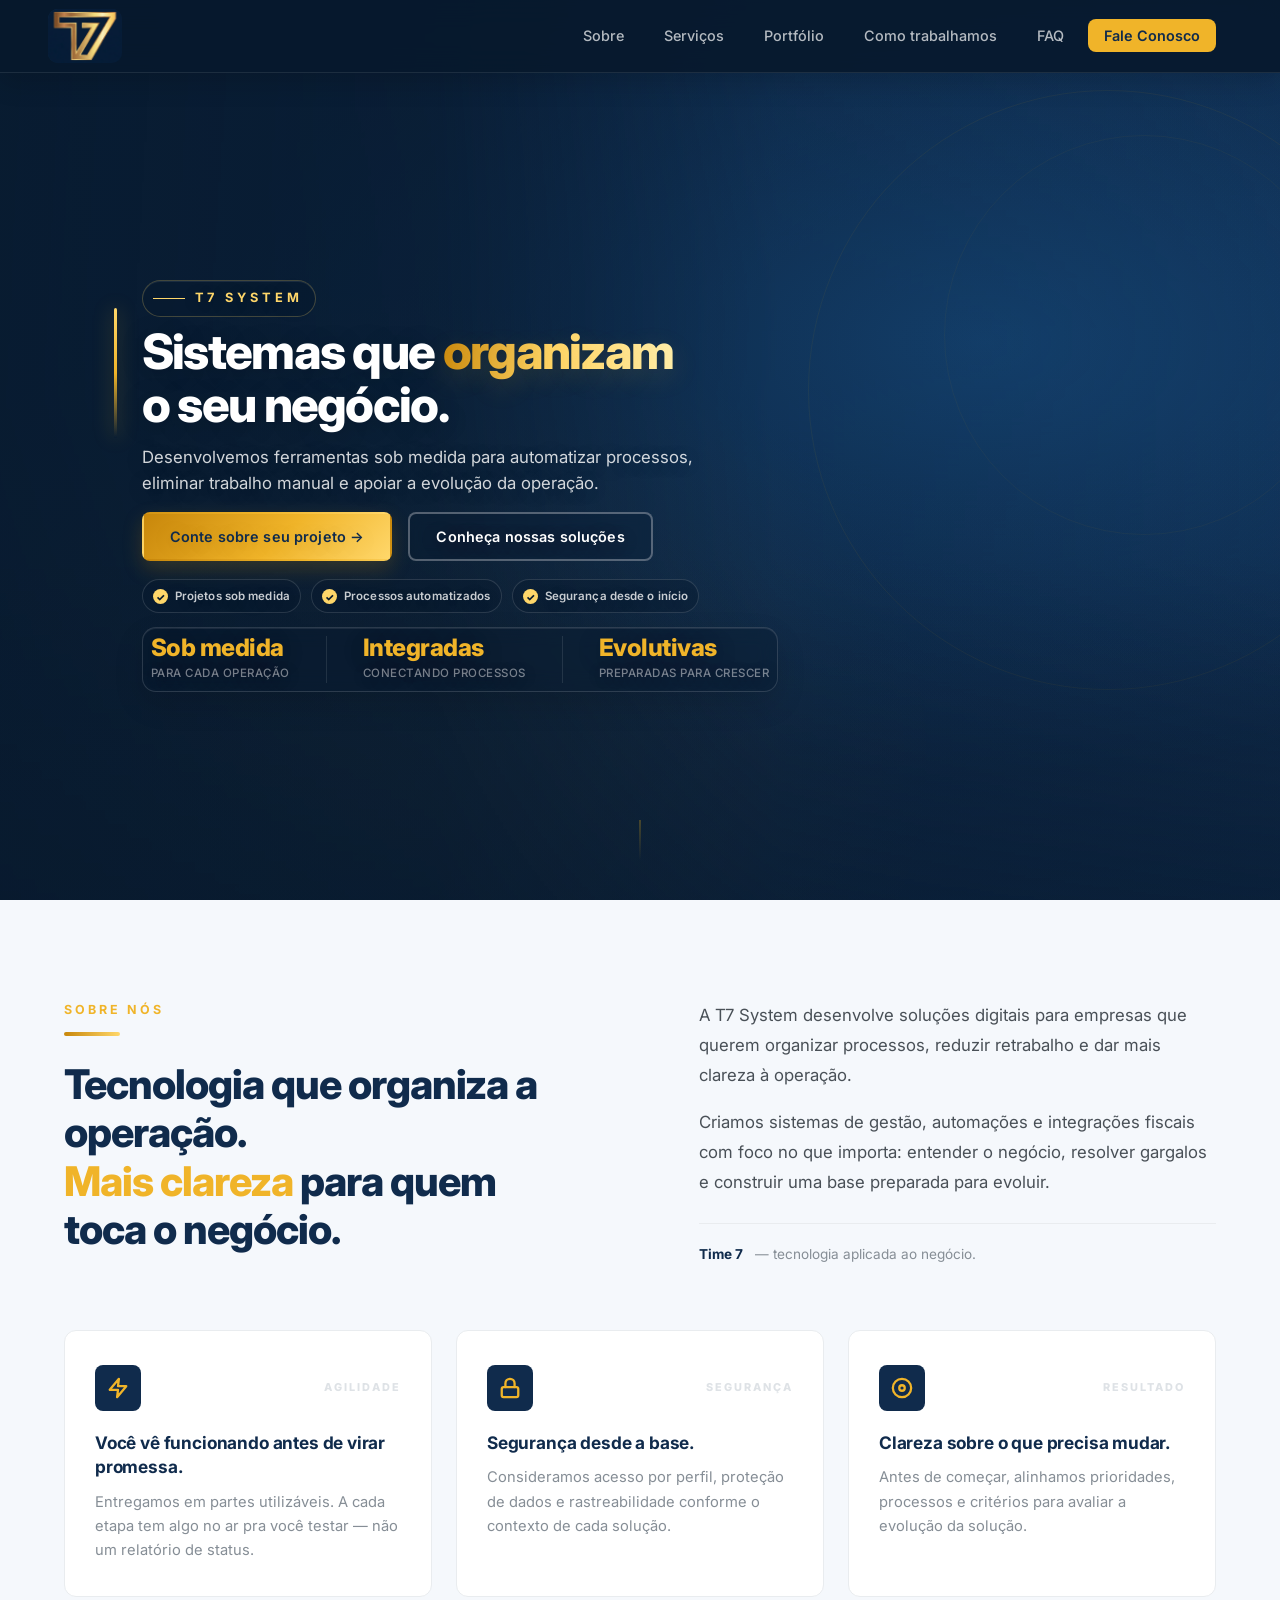
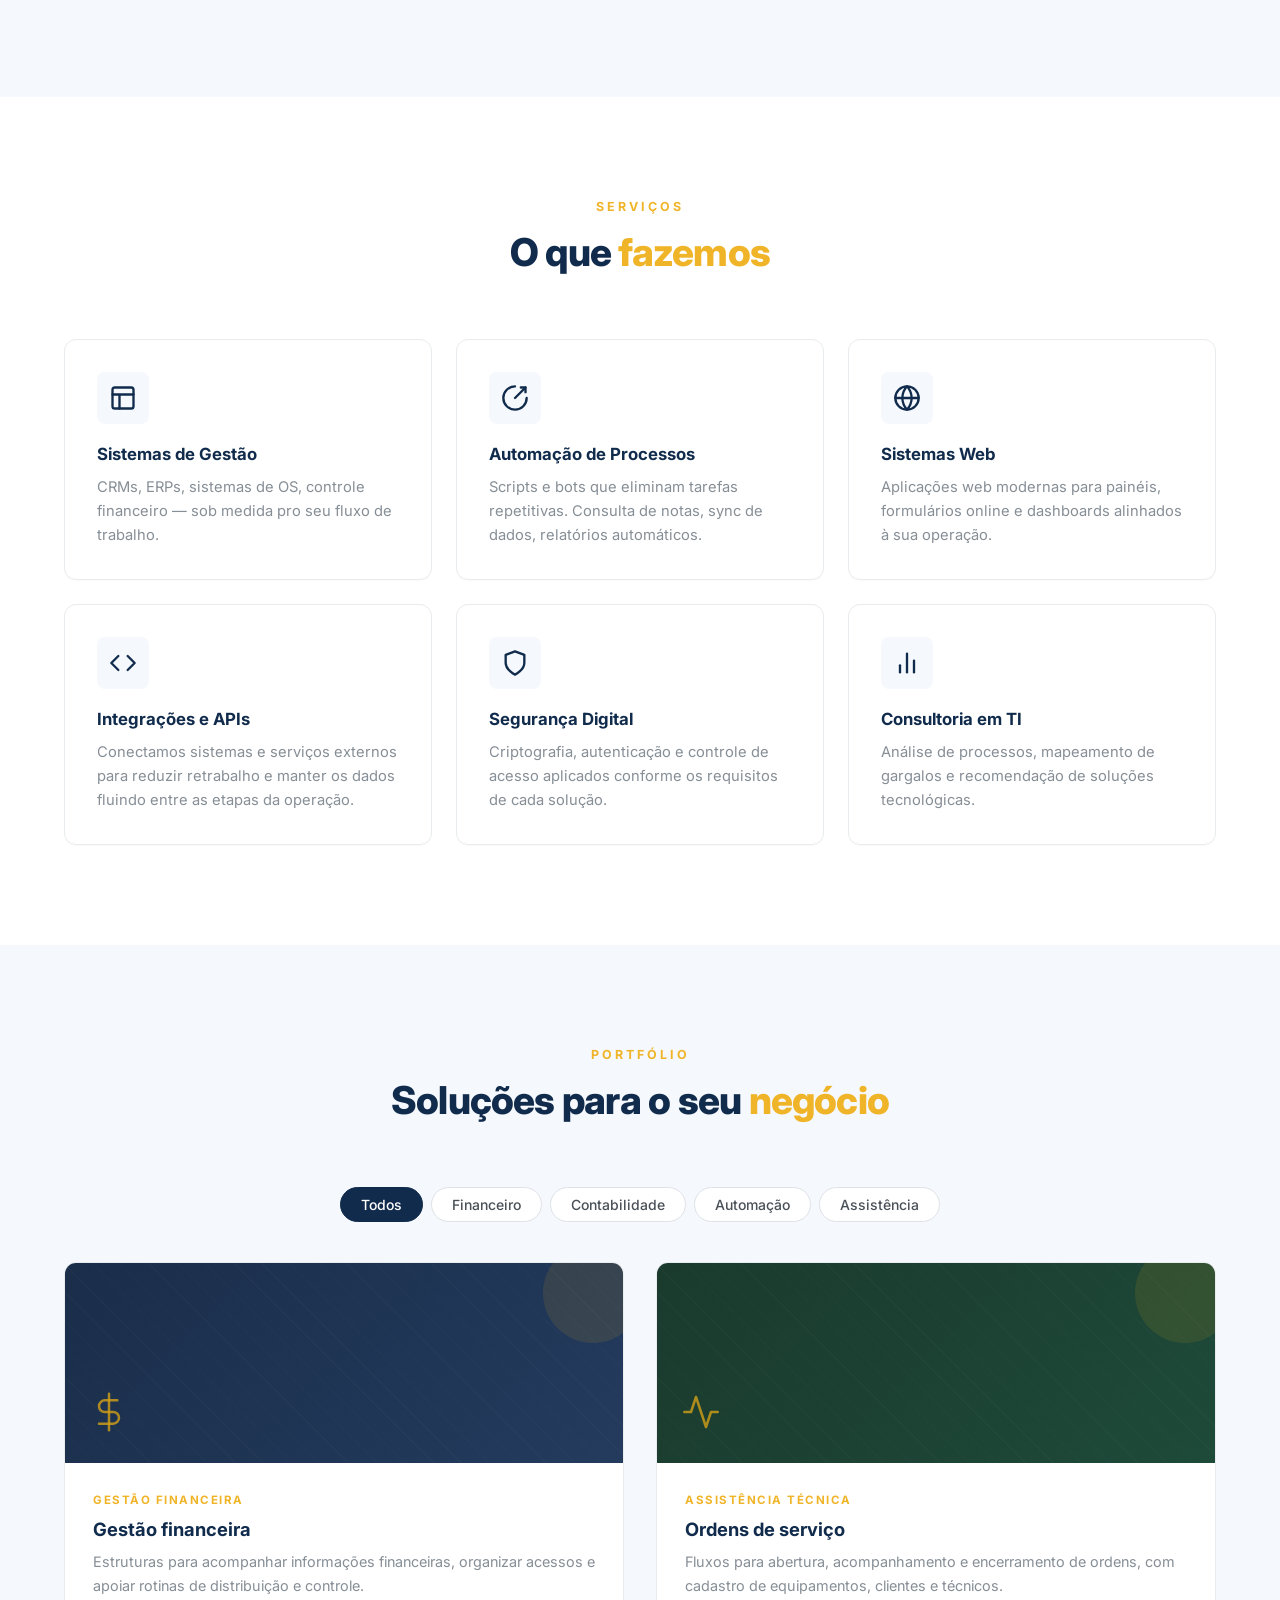
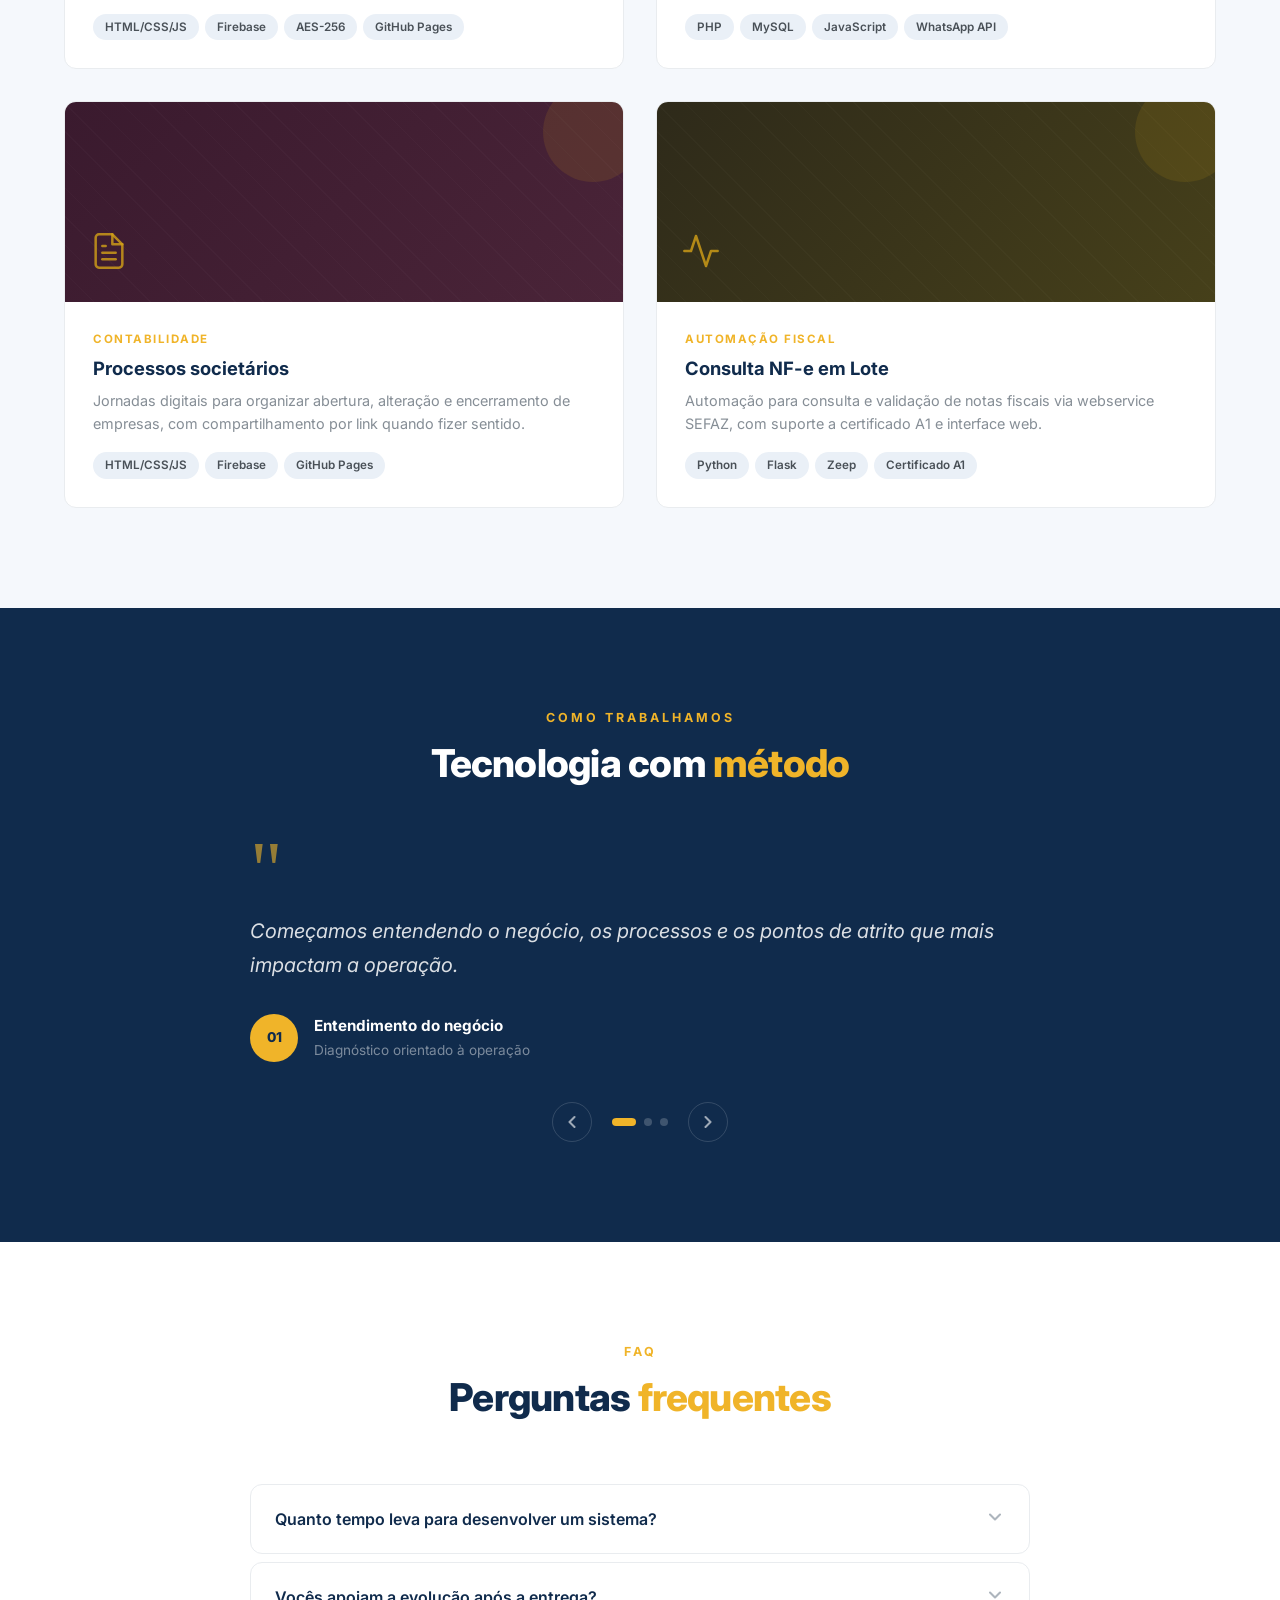
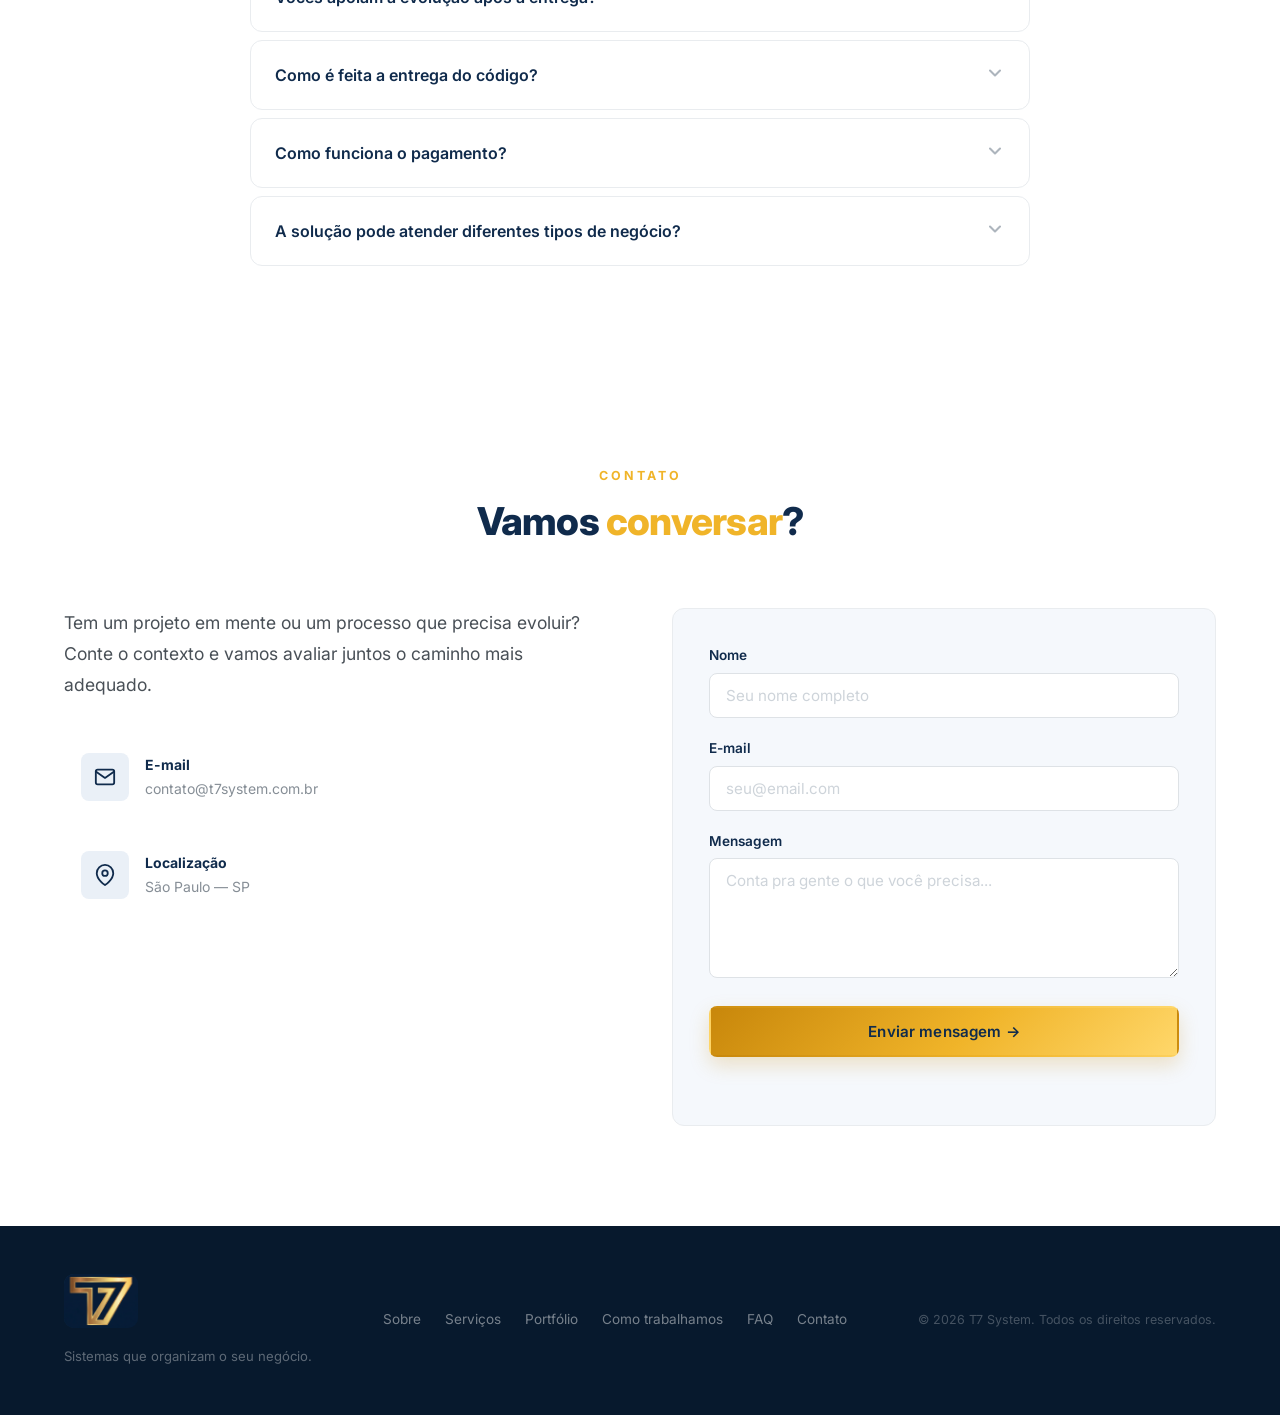
<file: index.html>
<!DOCTYPE html>
<html lang="pt-BR">
<head>
    <meta charset="UTF-8">
    <meta name="viewport" content="width=device-width, initial-scale=1.0">
    <title>T7 System — Soluções digitais para organizar seu negócio</title>
    <meta name="description" content="A T7 System desenvolve sistemas sob medida para organizar processos, integrar operações e apoiar a evolução de negócios.">
    <meta name="theme-color" content="#1a2e4a">
    <meta property="og:title" content="T7 System — Soluções digitais para organizar seu negócio">
    <meta property="og:description" content="Desenvolvemos sistemas sob medida para organizar processos, integrar operações e apoiar a evolução de negócios.">
    <meta property="og:type" content="website">
    <link rel="preconnect" href="https://fonts.googleapis.com">
    <link rel="preconnect" href="https://fonts.gstatic.com" crossorigin>
    <link href="https://fonts.googleapis.com/css2?family=Inter:wght@300;400;500;600;700;800;900&display=swap" rel="stylesheet">
    <link rel="stylesheet" href="style.css">
</head>
<body>

    <!-- SCROLL PROGRESS -->
    <div id="scrollProgress" aria-hidden="true"></div>

    <!-- NAVBAR -->
    <nav class="navbar" id="navbar">
        <div class="container nav-container">
            <a href="#" class="nav-logo" aria-label="T7 System - Início">
                <img src="logo.png" alt="T7 System" class="logo-img">
            </a>
            <button class="nav-toggle" id="navToggle" aria-label="Abrir menu" aria-expanded="false" aria-controls="navMenu">
                <span></span><span></span><span></span>
            </button>
            <ul class="nav-menu" id="navMenu" role="list">
                <li><a href="#sobre" class="nav-link">Sobre</a></li>
                <li><a href="#servicos" class="nav-link">Serviços</a></li>
                <li><a href="#portfolio" class="nav-link">Portfólio</a></li>
                <li><a href="#depoimentos" class="nav-link">Como trabalhamos</a></li>
                <li><a href="#faq" class="nav-link">FAQ</a></li>
                <li><a href="#contato" class="nav-link btn-nav">Fale Conosco</a></li>
            </ul>
        </div>
    </nav>

    <!-- HERO -->
    <section class="hero" id="hero">
        <div class="hero-video" aria-hidden="true">
            <video id="backgroundVideo" muted playsinline preload="auto">
                <source src="https://d8j0ntlcm91z4.cloudfront.net/user_38xzZboKViGWJOttwIXH07lWA1P/hf_20260328_115001_bcdaa3b4-03de-47e7-ad63-ae3e392c32d4.mp4" type="video/mp4">
            </video>
        </div>
        <div class="hero-bg" aria-hidden="true"></div>
        <div class="container hero-container">
            <div class="hero-content">
                <p class="hero-label">T7 SYSTEM</p>
                <h1 class="hero-title">
                    Sistemas que <span class="text-gold">organizam</span><br>
                    o seu negócio.
                </h1>
                <p class="hero-subtitle">
                    Desenvolvemos ferramentas sob medida para automatizar processos,
                    eliminar trabalho manual e apoiar a evolução da operação.
                </p>
                <div class="hero-cta">
                    <a href="#contato" class="btn btn-gold" id="hero-cta-primary">Conte sobre seu projeto →</a>
                    <a href="#portfolio" class="btn btn-outline" id="hero-cta-secondary">Conheça nossas soluções</a>
                </div>
                <div class="hero-trust" aria-label="Diferenciais da T7 System">
                    <span>Projetos sob medida</span>
                    <span>Processos automatizados</span>
                    <span>Segurança desde o início</span>
                </div>
                <div class="hero-stats" role="list" aria-label="Competências da T7 System">
                    <div class="stat" role="listitem">
                        <span class="stat-number">Sob medida</span>
                        <span class="stat-label">Para cada operação</span>
                    </div>
                    <div class="stat" role="listitem">
                        <span class="stat-number">Integradas</span>
                        <span class="stat-label">Conectando processos</span>
                    </div>
                    <div class="stat" role="listitem">
                        <span class="stat-number">Evolutivas</span>
                        <span class="stat-label">Preparadas para crescer</span>
                    </div>
                </div>
            </div>
        </div>
        <a href="#sobre" class="hero-scroll" aria-label="Rolar para baixo">
            <span class="hero-scroll-line"></span>
        </a>
    </section>

    <!-- SOBRE -->
    <section class="section sobre" id="sobre">
        <div class="container">
            <div class="sobre-top">
                <div class="reveal">
                    <p class="section-label">SOBRE NÓS</p>
                    <h2 class="sobre-claim">
                        <span class="sobre-claim-rule" aria-hidden="true"></span>
                        Tecnologia que organiza a operação.<br>
                        <span class="text-gold">Mais clareza</span> para quem<br>toca o negócio.
                    </h2>
                </div>
                <div class="sobre-body reveal">
                    <p>
                        A T7 System desenvolve soluções digitais para empresas que querem organizar processos,
                        reduzir retrabalho e dar mais clareza à operação.
                    </p>
                    <p>
                        Criamos sistemas de gestão, automações e integrações fiscais com foco no que importa:
                        entender o negócio, resolver gargalos e construir uma base preparada para evoluir.
                    </p>
                    <div class="sobre-signature">
                        <span class="who">Time 7</span>
                        <span>— tecnologia aplicada ao negócio.</span>
                    </div>
                </div>
            </div>

            <div class="sobre-proofs">
                <div class="sobre-proof reveal">
                    <div class="sobre-proof-top">
                        <div class="sobre-proof-icon" aria-hidden="true">
                            <svg width="22" height="22" viewBox="0 0 24 24" fill="none" stroke="currentColor" stroke-width="2.5" stroke-linecap="round" stroke-linejoin="round"><polygon points="13 2 3 14 12 14 11 22 21 10 12 10 13 2"/></svg>
                        </div>
                        <span class="sobre-kicker">Agilidade</span>
                    </div>
                    <h3>Você vê funcionando antes de virar promessa.</h3>
                    <p>Entregamos em partes utilizáveis. A cada etapa tem algo no ar pra você testar — não um relatório de status.</p>
                </div>
                <div class="sobre-proof reveal">
                    <div class="sobre-proof-top">
                        <div class="sobre-proof-icon" aria-hidden="true">
                            <svg width="22" height="22" viewBox="0 0 24 24" fill="none" stroke="currentColor" stroke-width="2.5" stroke-linecap="round" stroke-linejoin="round"><rect x="3" y="11" width="18" height="11" rx="2" ry="2"/><path d="M7 11V7a5 5 0 0 1 10 0v4"/></svg>
                        </div>
                        <span class="sobre-kicker">Segurança</span>
                    </div>
                    <h3>Segurança desde a base.</h3>
                    <p>Consideramos acesso por perfil, proteção de dados e rastreabilidade conforme o contexto de cada solução.</p>
                </div>
                <div class="sobre-proof reveal">
                    <div class="sobre-proof-top">
                        <div class="sobre-proof-icon" aria-hidden="true">
                            <svg width="22" height="22" viewBox="0 0 24 24" fill="none" stroke="currentColor" stroke-width="2.5" stroke-linecap="round" stroke-linejoin="round"><circle cx="12" cy="12" r="10"/><circle cx="12" cy="12" r="3"/></svg>
                        </div>
                        <span class="sobre-kicker">Resultado</span>
                    </div>
                    <h3>Clareza sobre o que precisa mudar.</h3>
                    <p>Antes de começar, alinhamos prioridades, processos e critérios para avaliar a evolução da solução.</p>
                </div>
            </div>
        </div>
    </section>

    <!-- SERVIÇOS -->
    <section class="section servicos" id="servicos">
        <div class="container">
            <div class="section-header reveal">
                <p class="section-label">SERVIÇOS</p>
                <h2 class="section-title">O que <span class="text-gold">fazemos</span></h2>
            </div>
            <div class="servicos-grid">
                <div class="servico-card reveal">
                    <div class="servico-icon-wrap" aria-hidden="true">
                        <svg width="28" height="28" viewBox="0 0 24 24" fill="none" stroke="currentColor" stroke-width="2" stroke-linecap="round" stroke-linejoin="round"><rect x="3" y="3" width="18" height="18" rx="2"/><path d="M3 9h18M9 21V9"/></svg>
                    </div>
                    <h3>Sistemas de Gestão</h3>
                    <p>CRMs, ERPs, sistemas de OS, controle financeiro — sob medida pro seu fluxo de trabalho.</p>
                </div>
                <div class="servico-card reveal">
                    <div class="servico-icon-wrap" aria-hidden="true">
                        <svg width="28" height="28" viewBox="0 0 24 24" fill="none" stroke="currentColor" stroke-width="2" stroke-linecap="round" stroke-linejoin="round"><path d="M12 2a10 10 0 1 0 10 10"/><path d="M12 12l9-9"/><path d="M17 3h4v4"/></svg>
                    </div>
                    <h3>Automação de Processos</h3>
                    <p>Scripts e bots que eliminam tarefas repetitivas. Consulta de notas, sync de dados, relatórios automáticos.</p>
                </div>
                <div class="servico-card reveal">
                    <div class="servico-icon-wrap" aria-hidden="true">
                        <svg width="28" height="28" viewBox="0 0 24 24" fill="none" stroke="currentColor" stroke-width="2" stroke-linecap="round" stroke-linejoin="round"><circle cx="12" cy="12" r="10"/><line x1="2" y1="12" x2="22" y2="12"/><path d="M12 2a15.3 15.3 0 0 1 4 10 15.3 15.3 0 0 1-4 10 15.3 15.3 0 0 1-4-10 15.3 15.3 0 0 1 4-10z"/></svg>
                    </div>
                    <h3>Sistemas Web</h3>
                    <p>Aplicações web modernas para painéis, formulários online e dashboards alinhados à sua operação.</p>
                </div>
                <div class="servico-card reveal">
                    <div class="servico-icon-wrap" aria-hidden="true">
                        <svg width="28" height="28" viewBox="0 0 24 24" fill="none" stroke="currentColor" stroke-width="2" stroke-linecap="round" stroke-linejoin="round"><polyline points="16 18 22 12 16 6"/><polyline points="8 6 2 12 8 18"/></svg>
                    </div>
                    <h3>Integrações e APIs</h3>
                    <p>Conectamos sistemas e serviços externos para reduzir retrabalho e manter os dados fluindo entre as etapas da operação.</p>
                </div>
                <div class="servico-card reveal">
                    <div class="servico-icon-wrap" aria-hidden="true">
                        <svg width="28" height="28" viewBox="0 0 24 24" fill="none" stroke="currentColor" stroke-width="2" stroke-linecap="round" stroke-linejoin="round"><path d="M12 22s8-4 8-10V5l-8-3-8 3v7c0 6 8 10 8 10z"/></svg>
                    </div>
                    <h3>Segurança Digital</h3>
                    <p>Criptografia, autenticação e controle de acesso aplicados conforme os requisitos de cada solução.</p>
                </div>
                <div class="servico-card reveal">
                    <div class="servico-icon-wrap" aria-hidden="true">
                        <svg width="28" height="28" viewBox="0 0 24 24" fill="none" stroke="currentColor" stroke-width="2" stroke-linecap="round" stroke-linejoin="round"><line x1="18" y1="20" x2="18" y2="10"/><line x1="12" y1="20" x2="12" y2="4"/><line x1="6" y1="20" x2="6" y2="14"/></svg>
                    </div>
                    <h3>Consultoria em TI</h3>
                    <p>Análise de processos, mapeamento de gargalos e recomendação de soluções tecnológicas.</p>
                </div>
            </div>
        </div>
    </section>

    <!-- PORTFÓLIO -->
    <section class="section portfolio" id="portfolio">
        <div class="container">
            <div class="section-header reveal">
                <p class="section-label">PORTFÓLIO</p>
                <h2 class="section-title">Soluções para o seu <span class="text-gold">negócio</span></h2>
            </div>
            <div class="portfolio-filters reveal" role="group" aria-label="Filtros de portfólio">
                <button class="filter-btn active" data-filter="all" id="filter-all">Todos</button>
                <button class="filter-btn" data-filter="financeiro" id="filter-financeiro">Financeiro</button>
                <button class="filter-btn" data-filter="contabilidade" id="filter-contabilidade">Contabilidade</button>
                <button class="filter-btn" data-filter="automacao" id="filter-automacao">Automação</button>
                <button class="filter-btn" data-filter="assistencia" id="filter-assistencia">Assistência</button>
            </div>
            <div class="portfolio-grid" id="portfolioGrid">

                <article class="portfolio-card reveal" data-category="financeiro">
                    <div class="portfolio-thumb thumb-contabilidade" aria-hidden="true">
                        <div class="thumb-pattern"></div>
                        <div class="thumb-icon">
                            <svg width="40" height="40" viewBox="0 0 24 24" fill="none" stroke="rgba(212,160,23,0.8)" stroke-width="1.5" stroke-linecap="round" stroke-linejoin="round"><line x1="12" y1="1" x2="12" y2="23"/><path d="M17 5H9.5a3.5 3.5 0 0 0 0 7h5a3.5 3.5 0 0 1 0 7H6"/></svg>
                        </div>
                    </div>
                    <div class="portfolio-info">
                        <span class="portfolio-tag">Gestão Financeira</span>
                        <h3>Gestão financeira</h3>
                        <p>Estruturas para acompanhar informações financeiras, organizar acessos e apoiar rotinas de distribuição e controle.</p>
                        <div class="portfolio-tech" aria-label="Tecnologias utilizadas">
                            <span>HTML/CSS/JS</span>
                            <span>Firebase</span>
                            <span>AES-256</span>
                            <span>GitHub Pages</span>
                        </div>
                    </div>
                </article>

                <article class="portfolio-card reveal" data-category="assistencia">
                    <div class="portfolio-thumb thumb-os" aria-hidden="true">
                        <div class="thumb-pattern"></div>
                        <div class="thumb-icon">
                            <svg width="40" height="40" viewBox="0 0 24 24" fill="none" stroke="rgba(212,160,23,0.8)" stroke-width="1.5" stroke-linecap="round" stroke-linejoin="round"><path d="M22 12h-4l-3 9L9 3l-3 9H2"/></svg>
                        </div>
                    </div>
                    <div class="portfolio-info">
                        <span class="portfolio-tag">Assistência Técnica</span>
                        <h3>Ordens de serviço</h3>
                        <p>Fluxos para abertura, acompanhamento e encerramento de ordens, com cadastro de equipamentos, clientes e técnicos.</p>
                        <div class="portfolio-tech" aria-label="Tecnologias utilizadas">
                            <span>PHP</span>
                            <span>MySQL</span>
                            <span>JavaScript</span>
                            <span>WhatsApp API</span>
                        </div>
                    </div>
                </article>

                <article class="portfolio-card reveal" data-category="contabilidade">
                    <div class="portfolio-thumb thumb-atos" aria-hidden="true">
                        <div class="thumb-pattern"></div>
                        <div class="thumb-icon">
                            <svg width="40" height="40" viewBox="0 0 24 24" fill="none" stroke="rgba(212,160,23,0.8)" stroke-width="1.5" stroke-linecap="round" stroke-linejoin="round"><path d="M14 2H6a2 2 0 0 0-2 2v16a2 2 0 0 0 2 2h12a2 2 0 0 0 2-2V8z"/><polyline points="14 2 14 8 20 8"/><line x1="16" y1="13" x2="8" y2="13"/><line x1="16" y1="17" x2="8" y2="17"/><polyline points="10 9 9 9 8 9"/></svg>
                        </div>
                    </div>
                    <div class="portfolio-info">
                        <span class="portfolio-tag">Contabilidade</span>
                        <h3>Processos societários</h3>
                        <p>Jornadas digitais para organizar abertura, alteração e encerramento de empresas, com compartilhamento por link quando fizer sentido.</p>
                        <div class="portfolio-tech" aria-label="Tecnologias utilizadas">
                            <span>HTML/CSS/JS</span>
                            <span>Firebase</span>
                            <span>GitHub Pages</span>
                        </div>
                    </div>
                </article>

                <article class="portfolio-card reveal" data-category="automacao">
                    <div class="portfolio-thumb thumb-nfe" aria-hidden="true">
                        <div class="thumb-pattern"></div>
                        <div class="thumb-icon">
                            <svg width="40" height="40" viewBox="0 0 24 24" fill="none" stroke="rgba(212,160,23,0.8)" stroke-width="1.5" stroke-linecap="round" stroke-linejoin="round"><polyline points="22 12 18 12 15 21 9 3 6 12 2 12"/></svg>
                        </div>
                    </div>
                    <div class="portfolio-info">
                        <span class="portfolio-tag">Automação Fiscal</span>
                        <h3>Consulta NF-e em Lote</h3>
                        <p>Automação para consulta e validação de notas fiscais via webservice SEFAZ, com suporte a certificado A1 e interface web.</p>
                        <div class="portfolio-tech" aria-label="Tecnologias utilizadas">
                            <span>Python</span>
                            <span>Flask</span>
                            <span>Zeep</span>
                            <span>Certificado A1</span>
                        </div>
                    </div>
                </article>

            </div>
        </div>
    </section>

    <!-- COMO TRABALHAMOS -->
    <section class="section depoimentos" id="depoimentos">
        <div class="container">
            <div class="section-header reveal">
                <p class="section-label">COMO TRABALHAMOS</p>
                <h2 class="section-title">Tecnologia com <span class="text-gold">método</span></h2>
            </div>
            <div class="depoimentos-wrap reveal">
                <div class="depoimentos-slider" id="depoimentosSlider" role="region" aria-label="Etapas de trabalho" aria-live="polite">
                    <div class="depoimento active" role="group" aria-label="Etapa 1 de 3">
                        <div class="depoimento-quote-mark" aria-hidden="true">"</div>
                        <p class="depoimento-quote">Começamos entendendo o negócio, os processos e os pontos de atrito que mais impactam a operação.</p>
                        <div class="depoimento-author-info">
                            <div class="depoimento-avatar" aria-hidden="true">01</div>
                            <div>
                                <p class="depoimento-author">Entendimento do negócio</p>
                                <p class="depoimento-role">Diagnóstico orientado à operação</p>
                            </div>
                        </div>
                    </div>
                    <div class="depoimento" role="group" aria-label="Etapa 2 de 3">
                        <div class="depoimento-quote-mark" aria-hidden="true">"</div>
                        <p class="depoimento-quote">Transformamos prioridades em entregas organizadas, com espaço para validar decisões e ajustar a solução ao uso real.</p>
                        <div class="depoimento-author-info">
                            <div class="depoimento-avatar" aria-hidden="true">02</div>
                            <div>
                                <p class="depoimento-author">Construção incremental</p>
                                <p class="depoimento-role">Evolução com validação contínua</p>
                            </div>
                        </div>
                    </div>
                    <div class="depoimento" role="group" aria-label="Etapa 3 de 3">
                        <div class="depoimento-quote-mark" aria-hidden="true">"</div>
                        <p class="depoimento-quote">Pensamos em segurança, integração e manutenção para que a solução acompanhe as próximas necessidades do negócio.</p>
                        <div class="depoimento-author-info">
                            <div class="depoimento-avatar" aria-hidden="true">03</div>
                            <div>
                                <p class="depoimento-author">Base para evoluir</p>
                                <p class="depoimento-role">Arquitetura pensada para continuidade</p>
                            </div>
                        </div>
                    </div>
                </div>
                <div class="slider-controls">
                    <button class="slider-btn" id="sliderPrev" aria-label="Etapa anterior">
                        <svg width="20" height="20" viewBox="0 0 24 24" fill="none" stroke="currentColor" stroke-width="2.5" stroke-linecap="round" stroke-linejoin="round"><polyline points="15 18 9 12 15 6"/></svg>
                    </button>
                    <div class="slider-dots" role="tablist" aria-label="Navegar entre etapas">
                        <button class="dot active" data-slide="0" role="tab" aria-selected="true" aria-label="Etapa 1"></button>
                        <button class="dot" data-slide="1" role="tab" aria-selected="false" aria-label="Etapa 2"></button>
                        <button class="dot" data-slide="2" role="tab" aria-selected="false" aria-label="Etapa 3"></button>
                    </div>
                    <button class="slider-btn" id="sliderNext" aria-label="Próxima etapa">
                        <svg width="20" height="20" viewBox="0 0 24 24" fill="none" stroke="currentColor" stroke-width="2.5" stroke-linecap="round" stroke-linejoin="round"><polyline points="9 18 15 12 9 6"/></svg>
                    </button>
                </div>
            </div>
        </div>
    </section>

    <!-- FAQ -->
    <section class="section faq" id="faq">
        <div class="container">
            <div class="section-header reveal">
                <p class="section-label">FAQ</p>
                <h2 class="section-title">Perguntas <span class="text-gold">frequentes</span></h2>
            </div>
            <div class="faq-list" role="list">
                <div class="faq-item reveal" role="listitem">
                    <button class="faq-question" aria-expanded="false" id="faq-btn-1" aria-controls="faq-answer-1">
                        <span>Quanto tempo leva para desenvolver um sistema?</span>
                        <span class="faq-icon" aria-hidden="true">
                            <svg width="20" height="20" viewBox="0 0 24 24" fill="none" stroke="currentColor" stroke-width="2.5" stroke-linecap="round" stroke-linejoin="round"><polyline points="6 9 12 15 18 9"/></svg>
                        </span>
                    </button>
                    <div class="faq-answer" id="faq-answer-1" role="region" aria-labelledby="faq-btn-1">
                        <div class="faq-answer-inner">O prazo depende do escopo, das integrações e das prioridades do negócio. Depois do diagnóstico, definimos um cronograma realista e os marcos de acompanhamento.</div>
                    </div>
                </div>
                <div class="faq-item reveal" role="listitem">
                    <button class="faq-question" aria-expanded="false" id="faq-btn-2" aria-controls="faq-answer-2">
                        <span>Vocês apoiam a evolução após a entrega?</span>
                        <span class="faq-icon" aria-hidden="true">
                            <svg width="20" height="20" viewBox="0 0 24 24" fill="none" stroke="currentColor" stroke-width="2.5" stroke-linecap="round" stroke-linejoin="round"><polyline points="6 9 12 15 18 9"/></svg>
                        </span>
                    </button>
                    <div class="faq-answer" id="faq-answer-2" role="region" aria-labelledby="faq-btn-2">
                        <div class="faq-answer-inner">Podemos combinar manutenção e evolução contínua conforme a necessidade da solução, incluindo correções, melhorias e novas funcionalidades.</div>
                    </div>
                </div>
                <div class="faq-item reveal" role="listitem">
                    <button class="faq-question" aria-expanded="false" id="faq-btn-3" aria-controls="faq-answer-3">
                        <span>Como é feita a entrega do código?</span>
                        <span class="faq-icon" aria-hidden="true">
                            <svg width="20" height="20" viewBox="0 0 24 24" fill="none" stroke="currentColor" stroke-width="2.5" stroke-linecap="round" stroke-linejoin="round"><polyline points="6 9 12 15 18 9"/></svg>
                        </span>
                    </button>
                    <div class="faq-answer" id="faq-answer-3" role="region" aria-labelledby="faq-btn-3">
                        <div class="faq-answer-inner">Definimos a forma de entrega no escopo do projeto, considerando acesso ao código, documentação e organização do repositório.</div>
                    </div>
                </div>
                <div class="faq-item reveal" role="listitem">
                    <button class="faq-question" aria-expanded="false" id="faq-btn-4" aria-controls="faq-answer-4">
                        <span>Como funciona o pagamento?</span>
                        <span class="faq-icon" aria-hidden="true">
                            <svg width="20" height="20" viewBox="0 0 24 24" fill="none" stroke="currentColor" stroke-width="2.5" stroke-linecap="round" stroke-linejoin="round"><polyline points="6 9 12 15 18 9"/></svg>
                        </span>
                    </button>
                    <div class="faq-answer" id="faq-answer-4" role="region" aria-labelledby="faq-btn-4">
                        <div class="faq-answer-inner">As condições são alinhadas de acordo com o escopo, o cronograma e a forma de acompanhamento definida para o projeto.</div>
                    </div>
                </div>
                <div class="faq-item reveal" role="listitem">
                    <button class="faq-question" aria-expanded="false" id="faq-btn-5" aria-controls="faq-answer-5">
                        <span>A solução pode atender diferentes tipos de negócio?</span>
                        <span class="faq-icon" aria-hidden="true">
                            <svg width="20" height="20" viewBox="0 0 24 24" fill="none" stroke="currentColor" stroke-width="2.5" stroke-linecap="round" stroke-linejoin="round"><polyline points="6 9 12 15 18 9"/></svg>
                        </span>
                    </button>
                    <div class="faq-answer" id="faq-answer-5" role="region" aria-labelledby="faq-btn-5">
                        <div class="faq-answer-inner">Avaliamos cada demanda pelo processo e pelo problema a resolver. A T7 combina competências em gestão, automação, integrações e sistemas web para diferentes contextos operacionais.</div>
                    </div>
                </div>
            </div>
        </div>
    </section>

    <!-- CONTATO -->
    <section class="section contato" id="contato">
        <div class="container">
            <div class="section-header reveal">
                <p class="section-label">CONTATO</p>
                <h2 class="section-title">Vamos <span class="text-gold">conversar</span>?</h2>
            </div>
            <div class="contato-grid">
                <div class="contato-info reveal">
                    <p class="contato-texto">
                        Tem um projeto em mente ou um processo que precisa evoluir?
                        Conte o contexto e vamos avaliar juntos o caminho mais adequado.
                    </p>
                    <div class="contato-items">
                        <a href="mailto:contato@t7system.com.br" class="contato-item" aria-label="E-mail T7 System">
                            <span class="contato-icon-wrap" aria-hidden="true">
                                <svg width="22" height="22" viewBox="0 0 24 24" fill="none" stroke="currentColor" stroke-width="2" stroke-linecap="round" stroke-linejoin="round"><path d="M4 4h16c1.1 0 2 .9 2 2v12c0 1.1-.9 2-2 2H4c-1.1 0-2-.9-2-2V6c0-1.1.9-2 2-2z"/><polyline points="22,6 12,13 2,6"/></svg>
                            </span>
                            <div>
                                <strong>E-mail</strong>
                                <p>contato@t7system.com.br</p>
                            </div>
                        </a>
                        <div class="contato-item">
                            <span class="contato-icon-wrap" aria-hidden="true">
                                <svg width="22" height="22" viewBox="0 0 24 24" fill="none" stroke="currentColor" stroke-width="2" stroke-linecap="round" stroke-linejoin="round"><path d="M21 10c0 7-9 13-9 13s-9-6-9-13a9 9 0 0 1 18 0z"/><circle cx="12" cy="10" r="3"/></svg>
                            </span>
                            <div>
                                <strong>Localização</strong>
                                <p>São Paulo — SP</p>
                            </div>
                        </div>
                    </div>
                </div>
                <div class="contato-form-wrap reveal">
                    <form class="contato-form" id="contatoForm" onsubmit="enviarMensagem(event)" novalidate>
                        <div class="form-group">
                            <label for="nome">Nome</label>
                            <input type="text" id="nome" name="nome" placeholder="Seu nome completo" required autocomplete="name">
                        </div>
                        <div class="form-group">
                            <label for="email">E-mail</label>
                            <input type="email" id="email" name="email" placeholder="seu@email.com" required autocomplete="email">
                        </div>
                        <div class="form-group">
                            <label for="mensagem">Mensagem</label>
                            <textarea id="mensagem" name="mensagem" rows="4" placeholder="Conta pra gente o que você precisa..." required></textarea>
                        </div>
                        <button type="submit" class="btn btn-gold btn-full" id="submitBtn">Enviar mensagem →</button>
                        <p class="form-feedback" id="formFeedback" role="alert" aria-live="polite"></p>
                    </form>
                </div>
            </div>
        </div>
    </section>

    <!-- FOOTER -->
    <footer class="footer">
        <div class="container footer-container">
            <div class="footer-brand">
                <a href="#" class="nav-logo" aria-label="T7 System - Voltar ao topo">
                    <img src="logo.png" alt="T7 System" class="logo-img logo-img-small">
                </a>
                <p>Sistemas que organizam o seu negócio.</p>
            </div>
            <nav class="footer-links" aria-label="Links do rodapé">
                <a href="#sobre">Sobre</a>
                <a href="#servicos">Serviços</a>
                <a href="#portfolio">Portfólio</a>
                <a href="#depoimentos">Como trabalhamos</a>
                <a href="#faq">FAQ</a>
                <a href="#contato">Contato</a>
            </nav>
            <div class="footer-copy">
                <p>&copy; 2026 T7 System. Todos os direitos reservados.</p>
            </div>
        </div>
    </footer>

    <!-- Back to top -->
    <button class="back-to-top" id="backToTop" aria-label="Voltar ao topo">
        <svg width="20" height="20" viewBox="0 0 24 24" fill="none" stroke="currentColor" stroke-width="2.5" stroke-linecap="round" stroke-linejoin="round"><polyline points="18 15 12 9 6 15"/></svg>
    </button>

    <script src="script.js"></script>
</body>
</html>
</file>
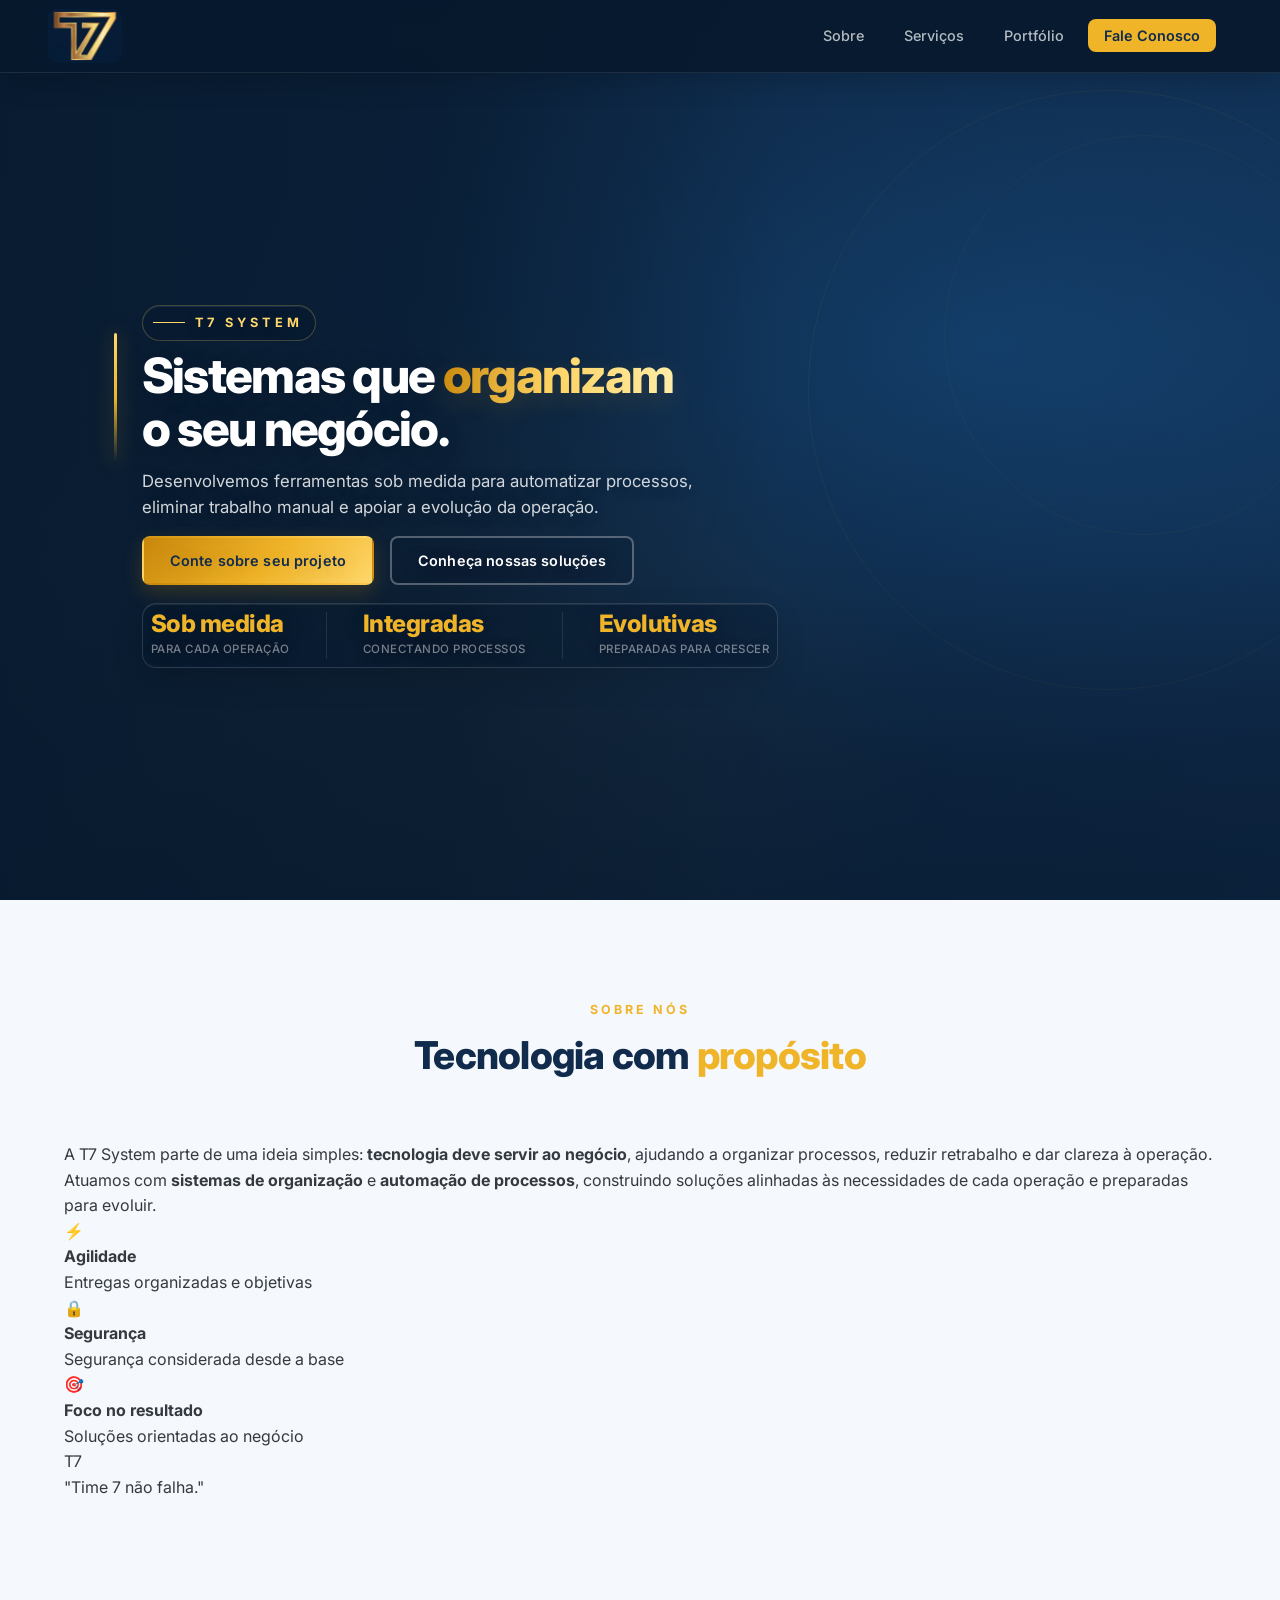
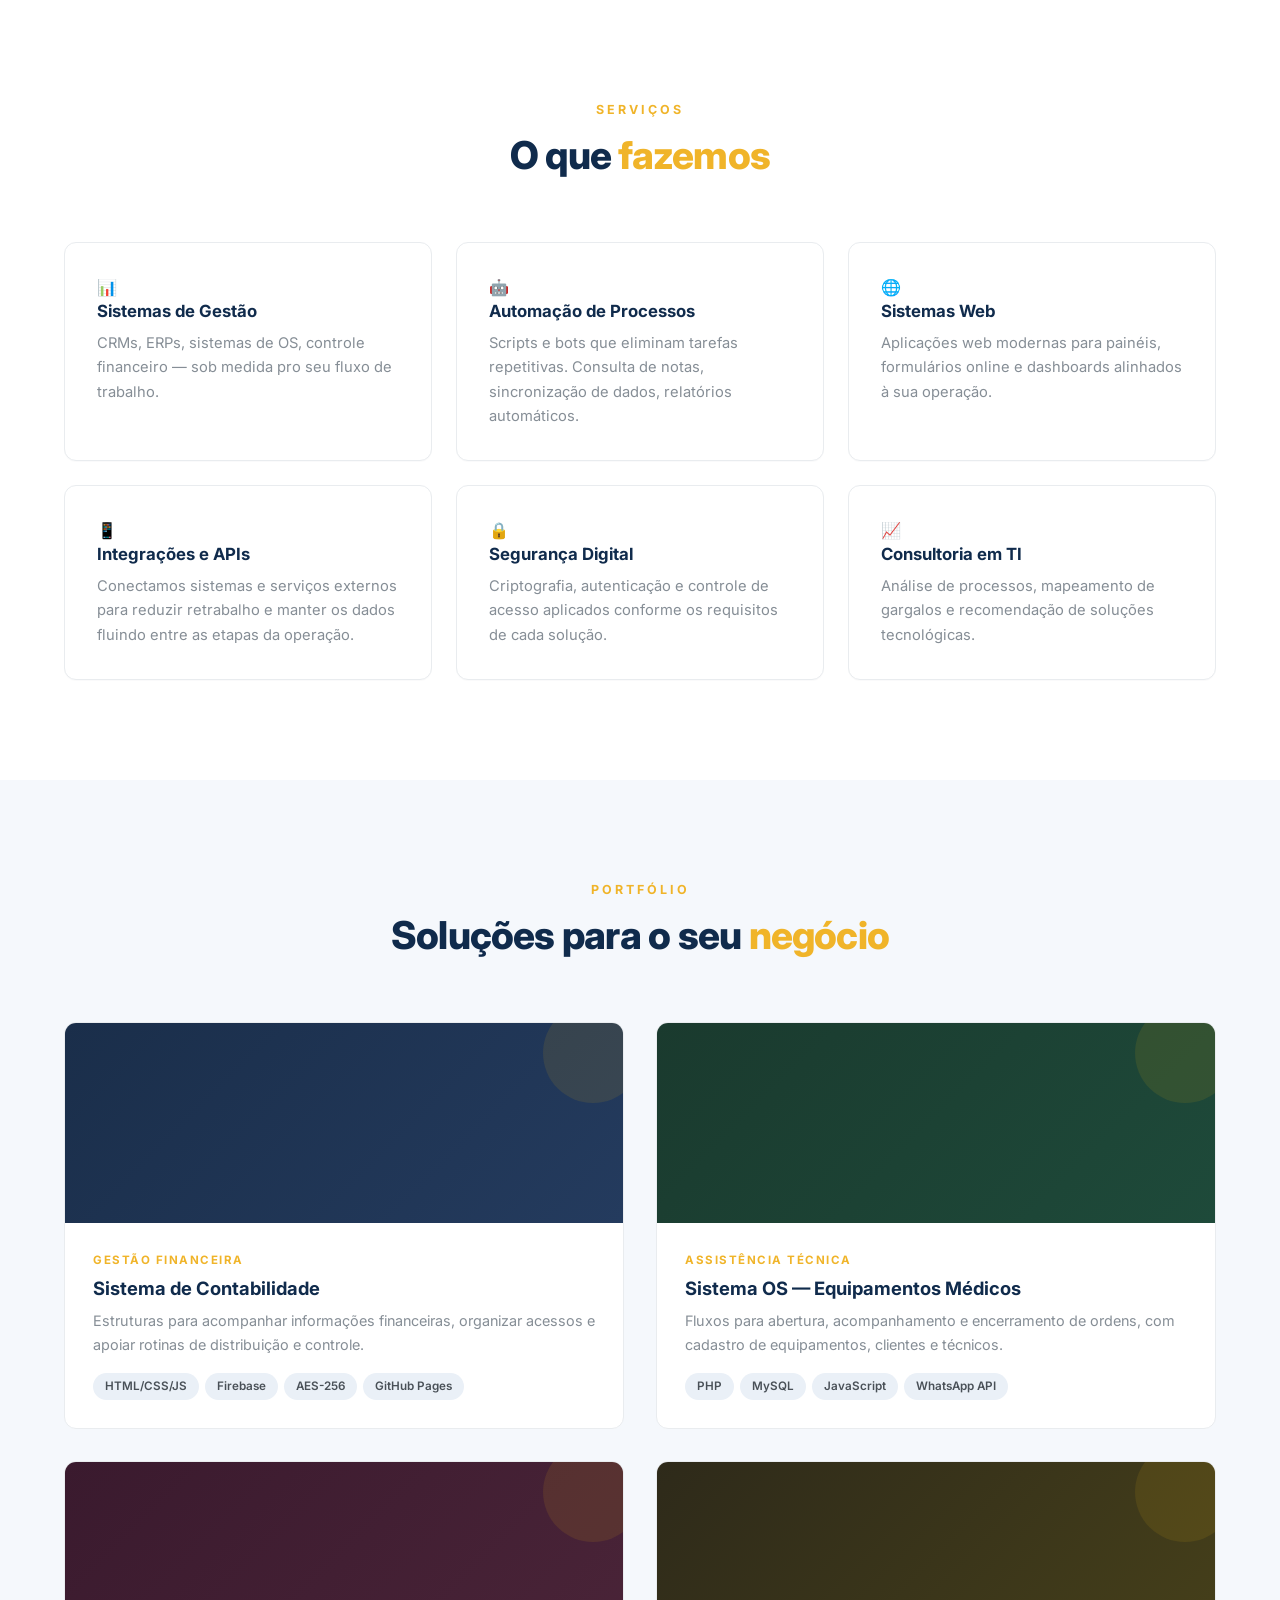
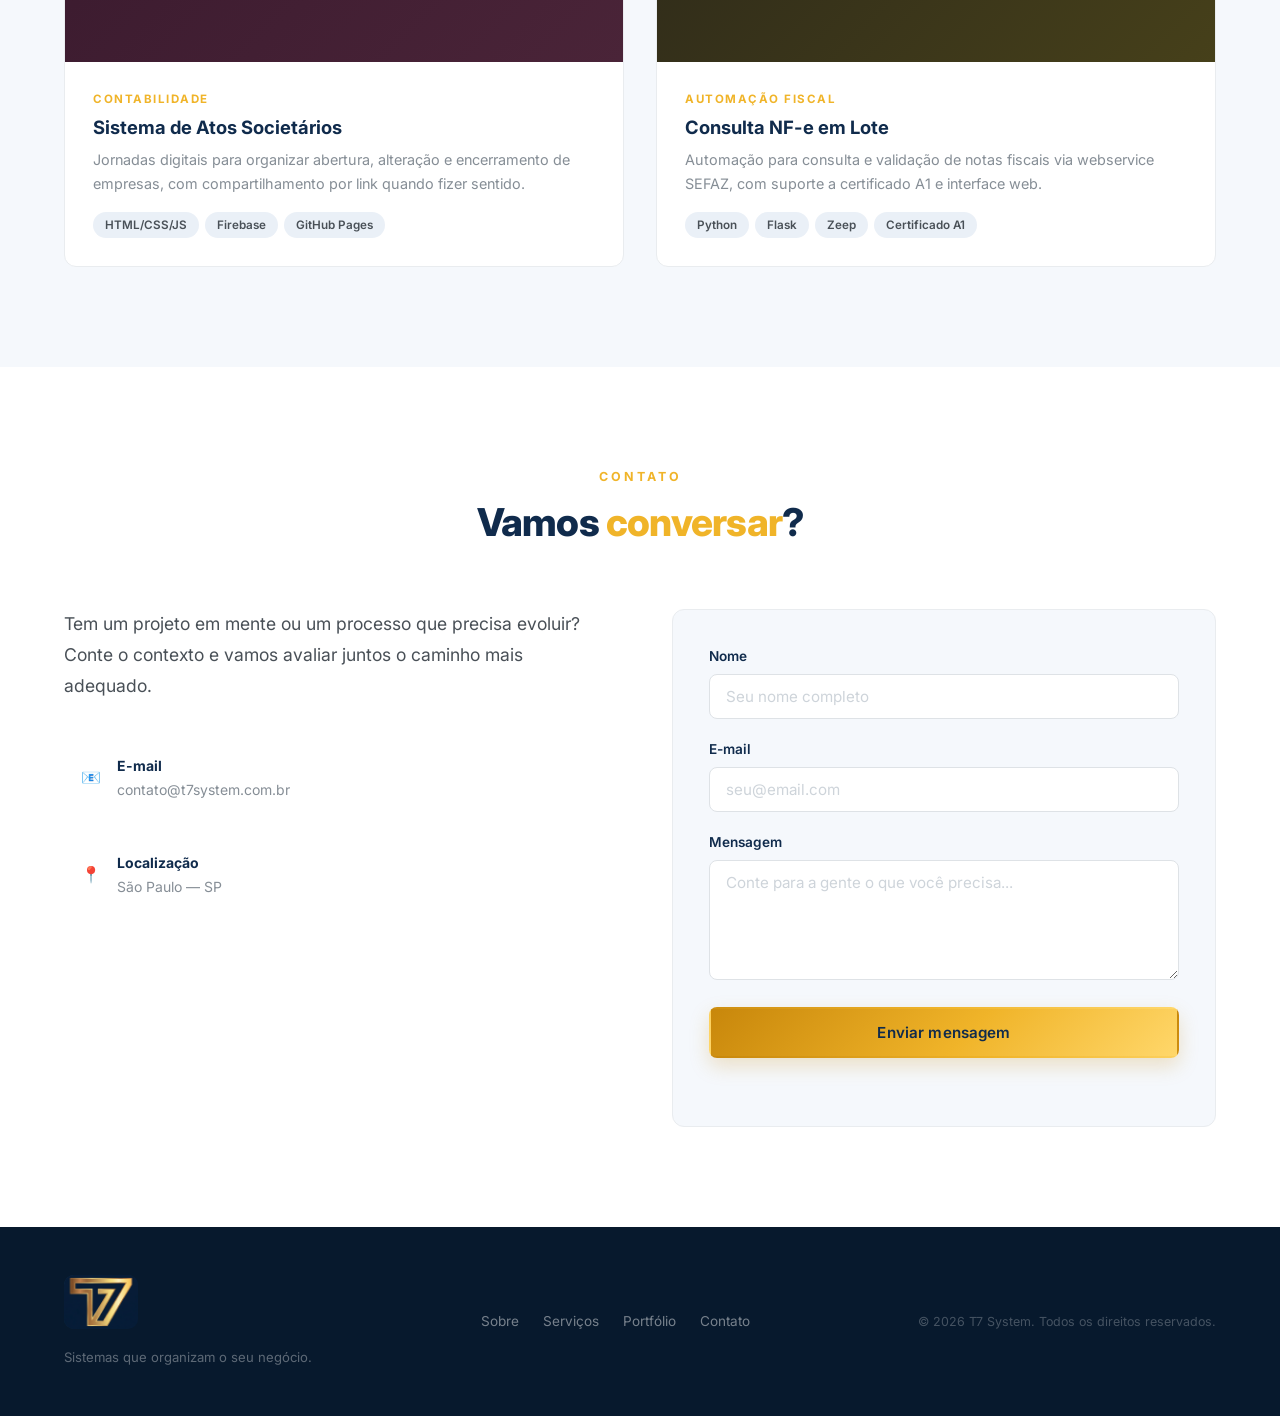
<file: index (Cópia).html>
<!DOCTYPE html>
<html lang="pt-BR">
<head>
    <meta charset="UTF-8">
    <meta name="viewport" content="width=device-width, initial-scale=1.0">
    <title>T7 System — Soluções digitais para organizar seu negócio</title>
    <meta name="description" content="A T7 System desenvolve sistemas sob medida para organizar processos, integrar operações e apoiar a evolução de negócios.">
    <link rel="preconnect" href="https://fonts.googleapis.com">
    <link rel="preconnect" href="https://fonts.gstatic.com" crossorigin>
    <link href="https://fonts.googleapis.com/css2?family=Inter:wght@300;400;500;600;700;800;900&display=swap" rel="stylesheet">
    <link rel="stylesheet" href="style.css">
</head>
<body>

    <!-- ===== NAVBAR ===== -->
    <nav class="navbar" id="navbar">
        <div class="container nav-container">
            <a href="#" class="nav-logo">
                <img src="logo.png" alt="T7 System" class="logo-img">
            </a>
            <button class="nav-toggle" id="navToggle" aria-label="Menu">
                <span></span><span></span><span></span>
            </button>
            <ul class="nav-menu" id="navMenu">
                <li><a href="#sobre" class="nav-link">Sobre</a></li>
                <li><a href="#servicos" class="nav-link">Serviços</a></li>
                <li><a href="#portfolio" class="nav-link">Portfólio</a></li>
                <li><a href="#contato" class="nav-link btn-nav">Fale Conosco</a></li>
            </ul>
        </div>
    </nav>

    <!-- ===== HERO ===== -->
    <section class="hero" id="hero">
        <div class="hero-bg"></div>
        <div class="container hero-container">
            <div class="hero-content">
                <p class="hero-label">T7 SYSTEM</p>
                <h1 class="hero-title">
                    Sistemas que <span class="text-gold">organizam</span><br>
                    o seu negócio.
                </h1>
                <p class="hero-subtitle">
                    Desenvolvemos ferramentas sob medida para automatizar processos, 
                    eliminar trabalho manual e apoiar a evolução da operação.
                </p>
                <div class="hero-cta">
                    <a href="#contato" class="btn btn-gold">Conte sobre seu projeto</a>
                    <a href="#portfolio" class="btn btn-outline">Conheça nossas soluções</a>
                </div>
                <div class="hero-stats">
                    <div class="stat">
                        <span class="stat-number">Sob medida</span>
                        <span class="stat-label">Para cada operação</span>
                    </div>
                    <div class="stat">
                        <span class="stat-number">Integradas</span>
                        <span class="stat-label">Conectando processos</span>
                    </div>
                    <div class="stat">
                        <span class="stat-number">Evolutivas</span>
                        <span class="stat-label">Preparadas para crescer</span>
                    </div>
                </div>
            </div>
        </div>
    </section>

    <!-- ===== SOBRE ===== -->
    <section class="section sobre" id="sobre">
        <div class="container">
            <div class="section-header">
                <p class="section-label">SOBRE NÓS</p>
                <h2 class="section-title">Tecnologia com <span class="text-gold">propósito</span></h2>
            </div>
            <div class="sobre-grid">
                <div class="sobre-text">
                    <p>
                        A T7 System parte de uma ideia simples: <strong>tecnologia deve servir ao negócio</strong>,
                        ajudando a organizar processos, reduzir retrabalho e dar clareza à operação.
                    </p>
                    <p>
                        Atuamos com <strong>sistemas de organização</strong> e <strong>automação de processos</strong>,
                        construindo soluções alinhadas às necessidades de cada operação e preparadas para evoluir.
                    </p>
                    <div class="sobre-values">
                        <div class="value">
                            <span class="value-icon">⚡</span>
                            <div>
                                <strong>Agilidade</strong>
                                <p>Entregas organizadas e objetivas</p>
                            </div>
                        </div>
                        <div class="value">
                            <span class="value-icon">🔒</span>
                            <div>
                                <strong>Segurança</strong>
                                <p>Segurança considerada desde a base</p>
                            </div>
                        </div>
                        <div class="value">
                            <span class="value-icon">🎯</span>
                            <div>
                                <strong>Foco no resultado</strong>
                                <p>Soluções orientadas ao negócio</p>
                            </div>
                        </div>
                    </div>
                </div>
                <div class="sobre-visual">
                    <div class="team-card">
                        <div class="team-logo">
                            <span class="logo-t big">T</span><span class="logo-7 big">7</span>
                        </div>
                        <p class="team-motto">"Time 7 não falha."</p>
                    </div>
                </div>
            </div>
        </div>
    </section>

    <!-- ===== SERVIÇOS ===== -->
    <section class="section servicos" id="servicos">
        <div class="container">
            <div class="section-header">
                <p class="section-label">SERVIÇOS</p>
                <h2 class="section-title">O que <span class="text-gold">fazemos</span></h2>
            </div>
            <div class="servicos-grid">
                <div class="servico-card">
                    <div class="servico-icon">📊</div>
                    <h3>Sistemas de Gestão</h3>
                    <p>CRMs, ERPs, sistemas de OS, controle financeiro — sob medida pro seu fluxo de trabalho.</p>
                </div>
                <div class="servico-card">
                    <div class="servico-icon">🤖</div>
                    <h3>Automação de Processos</h3>
                    <p>Scripts e bots que eliminam tarefas repetitivas. Consulta de notas, sincronização de dados, relatórios automáticos.</p>
                </div>
                <div class="servico-card">
                    <div class="servico-icon">🌐</div>
                    <h3>Sistemas Web</h3>
                    <p>Aplicações web modernas para painéis, formulários online e dashboards alinhados à sua operação.</p>
                </div>
                <div class="servico-card">
                    <div class="servico-icon">📱</div>
                    <h3>Integrações e APIs</h3>
                    <p>Conectamos sistemas e serviços externos para reduzir retrabalho e manter os dados fluindo entre as etapas da operação.</p>
                </div>
                <div class="servico-card">
                    <div class="servico-icon">🔒</div>
                    <h3>Segurança Digital</h3>
                    <p>Criptografia, autenticação e controle de acesso aplicados conforme os requisitos de cada solução.</p>
                </div>
                <div class="servico-card">
                    <div class="servico-icon">📈</div>
                    <h3>Consultoria em TI</h3>
                    <p>Análise de processos, mapeamento de gargalos e recomendação de soluções tecnológicas.</p>
                </div>
            </div>
        </div>
    </section>

    <!-- ===== PORTFÓLIO ===== -->
    <section class="section portfolio" id="portfolio">
        <div class="container">
            <div class="section-header">
                <p class="section-label">PORTFÓLIO</p>
                <h2 class="section-title">Soluções para o seu <span class="text-gold">negócio</span></h2>
            </div>
            <div class="portfolio-grid">

                <div class="portfolio-card">
                    <div class="portfolio-thumb thumb-contabilidade"></div>
                    <div class="portfolio-info">
                        <span class="portfolio-tag">Gestão Financeira</span>
                        <h3>Sistema de Contabilidade</h3>
                        <p>Estruturas para acompanhar informações financeiras, organizar acessos e apoiar rotinas de distribuição e controle.</p>
                        <div class="portfolio-tech">
                            <span>HTML/CSS/JS</span>
                            <span>Firebase</span>
                            <span>AES-256</span>
                            <span>GitHub Pages</span>
                        </div>
                    </div>
                </div>

                <div class="portfolio-card">
                    <div class="portfolio-thumb thumb-os"></div>
                    <div class="portfolio-info">
                        <span class="portfolio-tag">Assistência Técnica</span>
                        <h3>Sistema OS — Equipamentos Médicos</h3>
                        <p>Fluxos para abertura, acompanhamento e encerramento de ordens, com cadastro de equipamentos, clientes e técnicos.</p>
                        <div class="portfolio-tech">
                            <span>PHP</span>
                            <span>MySQL</span>
                            <span>JavaScript</span>
                            <span>WhatsApp API</span>
                        </div>
                    </div>
                </div>

                <div class="portfolio-card">
                    <div class="portfolio-thumb thumb-atos"></div>
                    <div class="portfolio-info">
                        <span class="portfolio-tag">Contabilidade</span>
                        <h3>Sistema de Atos Societários</h3>
                        <p>Jornadas digitais para organizar abertura, alteração e encerramento de empresas, com compartilhamento por link quando fizer sentido.</p>
                        <div class="portfolio-tech">
                            <span>HTML/CSS/JS</span>
                            <span>Firebase</span>
                            <span>GitHub Pages</span>
                        </div>
                    </div>
                </div>

                <div class="portfolio-card">
                    <div class="portfolio-thumb thumb-nfe"></div>
                    <div class="portfolio-info">
                        <span class="portfolio-tag">Automação Fiscal</span>
                        <h3>Consulta NF-e em Lote</h3>
                        <p>Automação para consulta e validação de notas fiscais via webservice SEFAZ, com suporte a certificado A1 e interface web.</p>
                        <div class="portfolio-tech">
                            <span>Python</span>
                            <span>Flask</span>
                            <span>Zeep</span>
                            <span>Certificado A1</span>
                        </div>
                    </div>
                </div>

            </div>
        </div>
    </section>

    <!-- ===== CONTATO ===== -->
    <section class="section contato" id="contato">
        <div class="container">
            <div class="section-header">
                <p class="section-label">CONTATO</p>
                <h2 class="section-title">Vamos <span class="text-gold">conversar</span>?</h2>
            </div>
            <div class="contato-grid">
                <div class="contato-info">
                    <p class="contato-texto">
                        Tem um projeto em mente ou um processo que precisa evoluir?
                        Conte o contexto e vamos avaliar juntos o caminho mais adequado.
                    </p>
                    <div class="contato-items">
                        <div class="contato-item">
                            <span class="contato-icon">📧</span>
                            <div>
                                <strong>E-mail</strong>
                                <p>contato@t7system.com.br</p>
                            </div>
                        </div>
                        <div class="contato-item">
                            <span class="contato-icon">📍</span>
                            <div>
                                <strong>Localização</strong>
                                <p>São Paulo — SP</p>
                            </div>
                        </div>
                    </div>
                </div>
                <div class="contato-form-wrap">
                    <form class="contato-form" onsubmit="enviarMensagem(event)">
                        <div class="form-group">
                            <label>Nome</label>
                            <input type="text" id="nome" name="nome" placeholder="Seu nome completo" required>
                        </div>
                        <div class="form-group">
                            <label>E-mail</label>
                            <input type="email" id="email" name="email" placeholder="seu@email.com" required>
                        </div>
                        <div class="form-group">
                            <label>Mensagem</label>
                            <textarea id="mensagem" name="mensagem" rows="4" placeholder="Conte para a gente o que você precisa..." required></textarea>
                        </div>
                        <button type="submit" class="btn btn-gold btn-full" id="submitBtn">Enviar mensagem</button>
                        <p class="form-feedback" id="formFeedback" role="alert" aria-live="polite"></p>
                    </form>
                </div>
            </div>
        </div>
    </section>

    <!-- ===== FOOTER ===== -->
    <footer class="footer">
        <div class="container footer-container">
            <div class="footer-brand">
                <a href="#" class="nav-logo">
                    <img src="logo.png" alt="T7 System" class="logo-img">
                </a>
                <p>Sistemas que organizam o seu negócio.</p>
            </div>
            <div class="footer-links">
                <a href="#sobre">Sobre</a>
                <a href="#servicos">Serviços</a>
                <a href="#portfolio">Portfólio</a>
                <a href="#contato">Contato</a>
            </div>
            <div class="footer-copy">
                <p>&copy; 2026 T7 System. Todos os direitos reservados.</p>
            </div>
        </div>
    </footer>

    <script src="script.js"></script>
</body>
</html>
</file>
<file: style.css>
/* ===================================================================
   T7 SYSTEM — Site Institucional
   Design System: Navy (#1a2e4a) + Gold (#d4a017)
   =================================================================== */

/* ===== RESET & BASE ===== */
*, *::before, *::after {
    margin: 0;
    padding: 0;
    box-sizing: border-box;
}

:root {
    --navy: #102b4c;
    --navy-light: #1f4d7b;
    --navy-dark: #07192d;
    --gold: #f0b429;
    --gold-light: #ffd76a;
    --gold-dark: #c8870b;
    --white: #ffffff;
    --gray-50: #f5f8fc;
    --gray-100: #eaf0f7;
    --gray-200: #e9ecef;
    --gray-300: #dee2e6;
    --gray-400: #ced4da;
    --gray-500: #adb5bd;
    --gray-600: #868e96;
    --gray-700: #495057;
    --gray-800: #343a40;
    --gray-900: #212529;
    --font: 'Inter', -apple-system, BlinkMacSystemFont, sans-serif;
    --shadow-sm: 0 1px 3px rgba(0,0,0,0.08);
    --shadow-md: 0 4px 12px rgba(0,0,0,0.1);
    --shadow-lg: 0 8px 30px rgba(0,0,0,0.12);
    --shadow-xl: 0 20px 60px rgba(0,0,0,0.15);
    --radius: 12px;
    --radius-sm: 8px;
    --radius-lg: 20px;
    --transition: 0.3s cubic-bezier(0.4, 0, 0.2, 1);
}

html {
    scroll-behavior: smooth;
    font-size: 16px;
}

body {
    font-family: var(--font);
    color: var(--gray-800);
    background: var(--white);
    line-height: 1.6;
    -webkit-font-smoothing: antialiased;
    -moz-osx-font-smoothing: grayscale;
    overflow-x: hidden;
}

.container {
    max-width: 1200px;
    margin: 0 auto;
    padding: 0 24px;
}

a {
    text-decoration: none;
    color: inherit;
}

img {
    max-width: 100%;
    display: block;
}

/* ===== TYPOGRAPHY ===== */
.text-gold { color: var(--gold); }

h1, h2, h3, h4 {
    line-height: 1.2;
    font-weight: 700;
}

/* ===== SCROLL PROGRESS ===== */
#scrollProgress {
    position: fixed;
    top: 0;
    left: 0;
    height: 3px;
    width: 0%;
    background: linear-gradient(90deg, var(--gold-dark), var(--gold-light));
    z-index: 1001;
    transition: width 0.1s linear;
}

/* ===== BUTTONS ===== */
.btn {
    display: inline-flex;
    align-items: center;
    justify-content: center;
    padding: 14px 32px;
    border-radius: var(--radius-sm);
    font-family: var(--font);
    font-weight: 600;
    font-size: 0.95rem;
    border: 2px solid transparent;
    cursor: pointer;
    transition: var(--transition);
    text-decoration: none;
    letter-spacing: 0.01em;
}

.btn-gold {
    background: linear-gradient(135deg, var(--gold-dark), var(--gold) 55%, var(--gold-light));
    color: var(--navy);
    border-color: transparent;
    box-shadow: 0 8px 20px rgba(200, 135, 11, 0.22);
}

.btn-gold:hover {
    background: linear-gradient(135deg, var(--gold), var(--gold-light));
    border-color: transparent;
    transform: translateY(-3px);
    box-shadow: 0 10px 28px rgba(240, 180, 41, 0.38);
}

.btn-outline {
    background: rgba(7, 25, 45, 0.22);
    color: var(--white);
    border-color: rgba(255,255,255,0.3);
    backdrop-filter: blur(8px);
    -webkit-backdrop-filter: blur(8px);
}

.btn-outline:hover {
    background: rgba(255,255,255,0.13);
    border-color: rgba(255,215,106,0.75);
}

.btn-full { width: 100%; }

/* ===== NAVBAR ===== */
.navbar {
    position: fixed;
    top: 0;
    left: 0;
    right: 0;
    z-index: 1000;
    padding: 0;
    border-bottom: 1px solid rgba(255,255,255,0.09);
    background: rgba(7, 25, 45, 0.9);
    box-shadow: 0 8px 28px rgba(0,0,0,0.16);
    backdrop-filter: blur(14px);
    -webkit-backdrop-filter: blur(14px);
    transition: var(--transition);
}

.navbar.scrolled {
    background: rgba(7, 25, 45, 0.96);
    padding: 0;
    box-shadow: 0 8px 28px rgba(0,0,0,0.2);
}

.nav-container {
    display: flex;
    align-items: center;
    justify-content: space-between;
    min-height: 72px;
    padding: 0 24px 0 8px;
    border: 0;
    border-radius: 0;
    background: transparent;
    box-shadow: none;
}

.nav-logo {
    display: flex;
    align-items: center;
    justify-content: center;
    width: 74px;
    height: 54px;
    padding: 0;
    overflow: hidden;
    border-radius: 10px;
    background: linear-gradient(135deg, rgba(31, 77, 123, 0.44), rgba(7, 25, 45, 0.12));
}

.logo-img {
    height: 48px;
    width: auto;
    object-fit: contain;
    mix-blend-mode: lighten;
}

.nav-logo .logo-img {
    height: 92px;
    max-width: none;
    mix-blend-mode: normal;
}

.logo-img-small {
    height: 36px;
}

.nav-menu {
    display: flex;
    align-items: center;
    list-style: none;
    gap: 8px;
}

.nav-link {
    color: rgba(255,255,255,0.7);
    padding: 8px 16px;
    border-radius: var(--radius-sm);
    font-size: 0.9rem;
    font-weight: 500;
    transition: var(--transition);
}

.nav-link:hover {
    color: var(--white);
    background: rgba(255,255,255,0.1);
}

.btn-nav {
    background: var(--gold) !important;
    color: var(--navy) !important;
    font-weight: 600;
    border-radius: var(--radius-sm);
}

.btn-nav:hover {
    background: var(--gold-light) !important;
    transform: translateY(-1px);
}

.nav-toggle {
    display: none;
    flex-direction: column;
    gap: 5px;
    background: none;
    border: none;
    cursor: pointer;
    padding: 8px;
}

.nav-toggle span {
    width: 24px;
    height: 2px;
    background: var(--white);
    transition: var(--transition);
    transform-origin: center;
}

.nav-toggle.active span:nth-child(1) { transform: rotate(45deg) translate(5px, 5px); }
.nav-toggle.active span:nth-child(2) { opacity: 0; transform: scaleX(0); }
.nav-toggle.active span:nth-child(3) { transform: rotate(-45deg) translate(5px, -5px); }

/* ===== HERO ===== */
.hero {
    position: relative;
    min-height: 100vh;
    display: flex;
    align-items: center;
    padding-top: 72px;
    background: var(--navy);
    overflow: hidden;
}

.hero::after {
    content: '';
    position: absolute;
    z-index: 0;
    inset: auto 0 0;
    height: 38%;
    pointer-events: none;
    background: linear-gradient(to bottom, transparent, rgba(7, 25, 45, 0.46));
}

.hero-video {
    position: absolute;
    inset: 0;
    overflow: hidden;
}

.hero-video video {
    position: absolute;
    top: 0;
    left: 0;
    width: 135%;
    height: 100%;
    object-fit: cover;
    object-position: center 72%;
    transform: none;
    opacity: 0;
    filter: brightness(1.28) saturate(1.2) contrast(1.04);
    will-change: opacity;
}

.hero-bg {
    position: absolute;
    inset: 0;
    background:
        linear-gradient(90deg, rgba(7, 25, 45, 0.86) 0%, rgba(7, 25, 45, 0.72) 34%, rgba(7, 25, 45, 0.22) 61%, rgba(7, 25, 45, 0.04) 100%),
        linear-gradient(180deg, rgba(7, 25, 45, 0.04) 0%, transparent 45%, rgba(7, 25, 45, 0.22) 100%),
        radial-gradient(ellipse at 77% 38%, rgba(35, 142, 231, 0.25) 0%, transparent 55%),
        radial-gradient(ellipse at 29% 84%, rgba(240, 180, 41, 0.1) 0%, transparent 44%),
        transparent;
}

/* Subtle geometric accent */
.hero-bg::after {
    content: '';
    position: absolute;
    right: -10%;
    top: 10%;
    width: 600px;
    height: 600px;
    border: 1px solid rgba(212,160,23,0.07);
    border-radius: 50%;
    pointer-events: none;
}

.hero-bg::before {
    content: '';
    position: absolute;
    right: -5%;
    top: 15%;
    width: 400px;
    height: 400px;
    border: 1px solid rgba(212,160,23,0.05);
    border-radius: 50%;
    pointer-events: none;
}

.hero-container {
    position: relative;
    z-index: 1;
}

.hero-content {
    max-width: 720px;
    padding: 28px 0 28px;
    text-shadow: 0 3px 24px rgba(0,0,0,0.22);
}

@media (min-width: 1100px) {
    .hero-content {
        transform: translateX(-180px);
    }
}

@media (min-width: 769px) and (max-width: 1099px) {
    .hero-content {
        transform: translateX(-56px);
    }
}

.hero-content::before {
    content: '';
    position: absolute;
    top: 56px;
    left: -28px;
    width: 3px;
    height: 130px;
    border-radius: 999px;
    background: linear-gradient(to bottom, var(--gold-light), var(--gold), transparent);
    box-shadow: 0 0 20px rgba(240, 180, 41, 0.45);
}

.hero-label {
    width: fit-content;
    padding: 7px 12px 7px 10px;
    color: var(--gold-light);
    border: 1px solid rgba(255, 215, 106, 0.24);
    border-radius: 999px;
    background: rgba(7, 25, 45, 0.35);
    box-shadow: inset 0 1px 0 rgba(255,255,255,0.08);
    font-size: 0.8rem;
    font-weight: 700;
    letter-spacing: 4px;
    margin-bottom: 8px;
    display: flex;
    align-items: center;
    gap: 10px;
}

.hero-label::before {
    content: '';
    display: inline-block;
    width: 32px;
    height: 1px;
    background: var(--gold-light);
}

.hero-title {
    color: var(--white);
    font-size: clamp(2.2rem, 3.8vw, 3.1rem);
    font-weight: 800;
    margin-bottom: 12px;
    line-height: 1.1;
    letter-spacing: -0.035em;
    text-wrap: balance;
}

.hero-title .text-gold {
    color: transparent;
    background: linear-gradient(100deg, var(--gold-dark), var(--gold-light) 48%, #fff0ae);
    -webkit-background-clip: text;
    background-clip: text;
    text-shadow: 0 8px 28px rgba(240, 180, 41, 0.16);
}

.hero-subtitle {
    color: rgba(255,255,255,0.82);
    font-size: 1.05rem;
    max-width: 560px;
    margin-bottom: 16px;
    line-height: 1.55;
}

.hero-cta {
    display: flex;
    gap: 16px;
    flex-wrap: wrap;
    margin-bottom: 18px;
}

.hero-cta .btn {
    padding: 11px 26px;
    font-size: 0.9rem;
}

.hero-trust {
    display: flex;
    flex-wrap: wrap;
    gap: 10px;
    margin: 0 0 14px;
}

.hero-trust span {
    display: inline-flex;
    align-items: center;
    gap: 7px;
    padding: 7px 10px;
    border: 1px solid rgba(255,255,255,0.13);
    border-radius: 999px;
    color: rgba(255,255,255,0.78);
    background: rgba(7, 25, 45, 0.34);
    font-size: 0.72rem;
    font-weight: 600;
    letter-spacing: 0.01em;
}

.hero-trust span::before {
    content: '✓';
    display: grid;
    width: 15px;
    height: 15px;
    place-items: center;
    border-radius: 50%;
    color: var(--navy-dark);
    background: var(--gold-light);
    font-size: 0.64rem;
    font-weight: 800;
}

.hero-stats {
    display: flex;
    gap: 0;
    width: fit-content;
    padding: 8px 8px;
    border: 1px solid rgba(255,255,255,0.14);
    border-radius: 14px;
    background: rgba(7, 25, 45, 0.34);
    box-shadow: 0 12px 30px rgba(0,0,0,0.12), inset 0 1px 0 rgba(255,255,255,0.08);
    backdrop-filter: blur(10px);
    -webkit-backdrop-filter: blur(10px);
}

.stat {
    display: flex;
    flex-direction: column;
    padding-right: 36px;
    margin-right: 36px;
    border-right: 1px solid rgba(255,255,255,0.1);
}

.stat:last-child {
    border-right: none;
    padding-right: 0;
    margin-right: 0;
}

.stat-number {
    color: var(--gold);
    font-size: 1.5rem;
    font-weight: 800;
    letter-spacing: -0.02em;
    line-height: 1;
}

.stat-label {
    color: rgba(255,255,255,0.45);
    font-size: 0.72rem;
    font-weight: 500;
    margin-top: 4px;
    text-transform: uppercase;
    letter-spacing: 0.5px;
}

/* Hero scroll indicator */
.hero-scroll {
    position: absolute;
    bottom: 40px;
    left: 50%;
    transform: translateX(-50%);
    display: flex;
    flex-direction: column;
    align-items: center;
    gap: 8px;
    color: rgba(255,255,255,0.3);
    font-size: 0.7rem;
    letter-spacing: 2px;
    text-transform: uppercase;
    text-decoration: none;
    transition: color 0.3s;
    z-index: 1;
}

.hero-scroll:hover { color: var(--gold); }

.hero-scroll-line {
    width: 1px;
    height: 40px;
    background: linear-gradient(to bottom, rgba(212,160,23,0.6), transparent);
    animation: scrollPulse 2s ease-in-out infinite;
}

@keyframes scrollPulse {
    0%, 100% { opacity: 0.4; transform: scaleY(1); }
    50% { opacity: 1; transform: scaleY(1.2); }
}

/* ===== SECTIONS ===== */
.section {
    padding: 100px 0;
}

.section-header {
    text-align: center;
    margin-bottom: 64px;
}

.section-label {
    color: var(--gold);
    font-size: 0.78rem;
    font-weight: 700;
    letter-spacing: 3px;
    margin-bottom: 12px;
    display: block;
}

.section-title {
    color: var(--navy);
    font-size: clamp(1.8rem, 3vw, 2.5rem);
    font-weight: 800;
    letter-spacing: -0.02em;
}

/* ===== SOBRE ===== */
.sobre { background: var(--gray-50); }

.sobre-top {
    display: grid;
    grid-template-columns: 1.05fr 0.95fr;
    gap: 64px;
    align-items: start;
    margin-bottom: 64px;
}

.sobre-claim {
    color: var(--navy);
    font-size: clamp(1.9rem, 3.2vw, 2.6rem);
    font-weight: 800;
    line-height: 1.18;
    letter-spacing: -0.025em;
}

.sobre-claim-rule {
    display: block;
    width: 56px;
    height: 4px;
    border-radius: 4px;
    margin-bottom: 24px;
    background: linear-gradient(90deg, var(--gold-dark), var(--gold-light));
}

.sobre-body p {
    color: var(--gray-700);
    font-size: 1.05rem;
    line-height: 1.8;
    margin-bottom: 16px;
}

.sobre-body p:last-child { margin-bottom: 0; }

.sobre-body strong { color: var(--navy); font-weight: 700; }

.sobre-signature {
    margin-top: 26px;
    padding-top: 20px;
    border-top: 1px solid var(--gray-200);
    display: flex;
    align-items: center;
    gap: 12px;
    color: var(--gray-600);
    font-size: 0.85rem;
}

.sobre-signature .who { color: var(--navy); font-weight: 700; }

.sobre-proofs {
    display: grid;
    grid-template-columns: repeat(3, 1fr);
    gap: 24px;
}

.sobre-proof {
    background: var(--white);
    border: 1px solid var(--gray-200);
    border-radius: var(--radius);
    padding: 34px 30px;
    position: relative;
    overflow: hidden;
    transition: var(--transition);
}

.sobre-proof::after {
    content: "";
    position: absolute;
    left: 0;
    right: 0;
    bottom: 0;
    height: 3px;
    transform: scaleX(0);
    transform-origin: left;
    background: linear-gradient(90deg, var(--gold-dark), var(--gold-light));
    transition: var(--transition);
}

.sobre-proof:hover {
    transform: translateY(-6px);
    box-shadow: var(--shadow-lg);
    border-color: var(--gold-light);
}

.sobre-proof:hover::after { transform: scaleX(1); }

.sobre-proof-top {
    display: flex;
    align-items: center;
    justify-content: space-between;
    margin-bottom: 20px;
}

.sobre-proof-icon {
    width: 46px;
    height: 46px;
    border-radius: var(--radius-sm);
    background: var(--navy);
    color: var(--gold);
    display: flex;
    align-items: center;
    justify-content: center;
    flex-shrink: 0;
    transition: var(--transition);
}

.sobre-proof:hover .sobre-proof-icon {
    background: var(--gold);
    color: var(--navy);
}

.sobre-kicker {
    font-size: 0.68rem;
    font-weight: 800;
    letter-spacing: 2px;
    color: var(--gray-300);
    text-transform: uppercase;
}

.sobre-proof h3 {
    color: var(--navy);
    font-size: 1.08rem;
    font-weight: 700;
    line-height: 1.4;
    margin-bottom: 10px;
    letter-spacing: -0.01em;
}

.sobre-proof p {
    color: var(--gray-600);
    font-size: 0.92rem;
    line-height: 1.65;
}

/* ===== SERVIÇOS ===== */
.servicos-grid {
    display: grid;
    grid-template-columns: repeat(3, 1fr);
    gap: 24px;
}

.servico-card {
    background: var(--white);
    border: 1px solid var(--gray-200);
    border-radius: var(--radius);
    padding: 32px;
    box-shadow: 0 1px 0 rgba(7,25,45,0.02);
    transition: transform var(--transition), box-shadow var(--transition), border-color var(--transition);
    cursor: default;
}

.servico-card:hover {
    border-color: var(--gold);
    transform: translateY(-6px);
    box-shadow: 0 16px 34px rgba(7,25,45,0.12);
}

.servico-icon-wrap {
    width: 52px;
    height: 52px;
    background: var(--gray-50);
    border-radius: var(--radius-sm);
    display: flex;
    align-items: center;
    justify-content: center;
    margin-bottom: 20px;
    color: var(--navy);
    transition: var(--transition);
}

.servico-card:hover .servico-icon-wrap {
    background: var(--navy);
    color: var(--gold);
}

.servico-card h3 {
    color: var(--navy);
    font-size: 1.05rem;
    font-weight: 700;
    margin-bottom: 10px;
}

.servico-card p {
    color: var(--gray-600);
    font-size: 0.92rem;
    line-height: 1.65;
}

/* ===== PORTFÓLIO ===== */
.portfolio { background: var(--gray-50); }

.portfolio-filters {
    display: flex;
    gap: 8px;
    flex-wrap: wrap;
    justify-content: center;
    margin-bottom: 40px;
}

.filter-btn {
    padding: 8px 20px;
    border-radius: 100px;
    border: 1px solid var(--gray-300);
    background: var(--white);
    color: var(--gray-700);
    font-family: var(--font);
    font-size: 0.875rem;
    font-weight: 500;
    cursor: pointer;
    transition: var(--transition);
}

.filter-btn:hover {
    border-color: var(--navy);
    color: var(--navy);
}

.filter-btn.active {
    background: var(--navy);
    border-color: var(--navy);
    color: var(--white);
}

.portfolio-grid {
    display: grid;
    grid-template-columns: repeat(2, 1fr);
    gap: 32px;
}

.portfolio-card {
    background: var(--white);
    border-radius: var(--radius);
    overflow: hidden;
    border: 1px solid var(--gray-200);
    transition: var(--transition);
}

.portfolio-card:hover {
    transform: translateY(-6px);
    box-shadow: 0 16px 34px rgba(7,25,45,0.13);
    border-color: rgba(240, 180, 41, 0.65);
}

.portfolio-card[data-hidden] {
    display: none;
}

.portfolio-thumb {
    height: 200px;
    position: relative;
    overflow: hidden;
}

.thumb-contabilidade { background: linear-gradient(135deg, #1a2e4a, #243b5e); }
.thumb-os            { background: linear-gradient(135deg, #1a3a2e, #1e4a3a); }
.thumb-atos          { background: linear-gradient(135deg, #3a1a2e, #4a2438); }
.thumb-nfe           { background: linear-gradient(135deg, #2e2a1a, #46401a); }

.thumb-pattern {
    position: absolute;
    inset: 0;
    background-image:
        repeating-linear-gradient(
            45deg,
            rgba(255,255,255,0.02) 0px,
            rgba(255,255,255,0.02) 1px,
            transparent 1px,
            transparent 20px
        );
}

.portfolio-thumb::after {
    content: '';
    position: absolute;
    right: -20px;
    top: -20px;
    width: 100px;
    height: 100px;
    border-radius: 50%;
    background: rgba(212, 160, 23, 0.12);
    pointer-events: none;
}

.thumb-icon {
    position: absolute;
    bottom: 24px;
    left: 24px;
    z-index: 1;
}

.portfolio-info {
    padding: 28px;
}

.portfolio-tag {
    color: var(--gold);
    font-size: 0.72rem;
    font-weight: 700;
    letter-spacing: 1.5px;
    text-transform: uppercase;
    display: block;
    margin-bottom: 8px;
}

.portfolio-info h3 {
    color: var(--navy);
    font-size: 1.15rem;
    font-weight: 700;
    margin-bottom: 10px;
}

.portfolio-info p {
    color: var(--gray-600);
    font-size: 0.9rem;
    line-height: 1.65;
    margin-bottom: 16px;
}

.portfolio-tech {
    display: flex;
    flex-wrap: wrap;
    gap: 6px;
}

.portfolio-tech span {
    background: var(--gray-100);
    color: var(--gray-700);
    padding: 4px 12px;
    border-radius: 100px;
    font-size: 0.73rem;
    font-weight: 600;
}

/* ===== DEPOIMENTOS ===== */
.depoimentos { background: var(--navy); }
.depoimentos .section-label { color: var(--gold); }
.depoimentos .section-title { color: var(--white); }

.depoimentos-wrap {
    max-width: 780px;
    margin: 0 auto;
}

.depoimentos-slider {
    position: relative;
    min-height: 200px;
}

.depoimento {
    display: none;
    animation: fadeIn 0.4s ease;
}

.depoimento.active { display: block; }

@keyframes fadeIn {
    from { opacity: 0; transform: translateY(8px); }
    to   { opacity: 1; transform: translateY(0); }
}

.depoimento-quote-mark {
    color: var(--gold);
    font-size: 5rem;
    line-height: 0.5;
    font-family: Georgia, serif;
    margin-bottom: 24px;
    display: block;
    opacity: 0.6;
}

.depoimento-quote {
    color: rgba(255,255,255,0.85);
    font-size: 1.25rem;
    line-height: 1.7;
    font-style: italic;
    margin-bottom: 32px;
}

.depoimento-author-info {
    display: flex;
    align-items: center;
    gap: 16px;
}

.depoimento-avatar {
    width: 48px;
    height: 48px;
    border-radius: 50%;
    background: var(--gold);
    color: var(--navy);
    display: flex;
    align-items: center;
    justify-content: center;
    font-weight: 800;
    font-size: 0.85rem;
    flex-shrink: 0;
}

.depoimento-author {
    color: var(--white);
    font-weight: 700;
    font-size: 0.95rem;
}

.depoimento-role {
    color: rgba(255,255,255,0.45);
    font-size: 0.85rem;
    margin-top: 2px;
}

.slider-controls {
    display: flex;
    align-items: center;
    justify-content: center;
    gap: 20px;
    margin-top: 40px;
}

.slider-dots {
    display: flex;
    gap: 8px;
}

.dot {
    width: 8px;
    height: 8px;
    border-radius: 50%;
    background: rgba(255,255,255,0.2);
    border: none;
    cursor: pointer;
    transition: var(--transition);
    padding: 0;
}

.dot.active {
    background: var(--gold);
    width: 24px;
    border-radius: 4px;
}

.dot:hover { background: rgba(255,255,255,0.5); }

.slider-btn {
    width: 40px;
    height: 40px;
    border-radius: 50%;
    border: 1px solid rgba(255,255,255,0.15);
    background: transparent;
    color: rgba(255,255,255,0.6);
    cursor: pointer;
    display: flex;
    align-items: center;
    justify-content: center;
    transition: var(--transition);
}

.slider-btn:hover {
    border-color: var(--gold);
    color: var(--gold);
}

/* ===== FAQ ===== */
.faq-list {
    max-width: 780px;
    margin: 0 auto;
    display: flex;
    flex-direction: column;
    gap: 8px;
}

.faq-item {
    border: 1px solid var(--gray-200);
    border-radius: var(--radius);
    overflow: hidden;
    background: var(--white);
    transition: border-color 0.3s;
}

.faq-item.open {
    border-color: var(--gold);
}

.faq-question {
    width: 100%;
    display: flex;
    align-items: center;
    justify-content: space-between;
    gap: 16px;
    padding: 22px 24px;
    background: transparent;
    border: none;
    cursor: pointer;
    font-family: var(--font);
    font-size: 1rem;
    font-weight: 600;
    color: var(--navy);
    text-align: left;
    transition: var(--transition);
}

.faq-question:hover { color: var(--gold); }

.faq-icon {
    flex-shrink: 0;
    color: var(--gray-500);
    transition: transform 0.3s var(--transition);
}

.faq-item.open .faq-icon {
    transform: rotate(180deg);
    color: var(--gold);
}

.faq-answer {
    max-height: 0;
    overflow: hidden;
    transition: max-height 0.35s cubic-bezier(0.4, 0, 0.2, 1);
}

.faq-item.open .faq-answer {
    max-height: 300px;
}

.faq-answer-inner {
    padding: 0 24px 22px;
    color: var(--gray-700);
    font-size: 0.95rem;
    line-height: 1.7;
}

/* ===== CONTATO ===== */
.contato-grid {
    display: grid;
    grid-template-columns: 1fr 1fr;
    gap: 64px;
    align-items: start;
}

.contato-texto {
    color: var(--gray-700);
    font-size: 1.1rem;
    margin-bottom: 36px;
    line-height: 1.75;
}

.contato-items {
    display: flex;
    flex-direction: column;
    gap: 16px;
}

.contato-item {
    display: flex;
    gap: 16px;
    align-items: center;
    padding: 16px;
    border-radius: var(--radius-sm);
    border: 1px solid transparent;
    transition: var(--transition);
}

a.contato-item:hover {
    background: var(--gray-50);
    border-color: var(--gray-200);
}

.contato-icon-wrap {
    width: 48px;
    height: 48px;
    display: flex;
    align-items: center;
    justify-content: center;
    background: var(--gray-100);
    border-radius: var(--radius-sm);
    color: var(--navy);
    flex-shrink: 0;
    transition: var(--transition);
}

a.contato-item:hover .contato-icon-wrap {
    background: var(--navy);
    color: var(--gold);
}

.contato-item strong {
    color: var(--navy);
    display: block;
    font-size: 0.875rem;
    font-weight: 700;
    margin-bottom: 2px;
}

.contato-item p {
    color: var(--gray-600);
    font-size: 0.875rem;
}

.contato-form {
    background: var(--gray-50);
    padding: 36px;
    border-radius: var(--radius);
    border: 1px solid var(--gray-200);
}

.form-group {
    margin-bottom: 20px;
}

.form-group label {
    display: block;
    font-size: 0.85rem;
    font-weight: 600;
    color: var(--navy);
    margin-bottom: 6px;
}

.form-group input,
.form-group textarea {
    width: 100%;
    padding: 12px 16px;
    border: 1px solid var(--gray-300);
    border-radius: var(--radius-sm);
    font-family: var(--font);
    font-size: 0.95rem;
    color: var(--gray-800);
    background: var(--white);
    transition: var(--transition);
}

.form-group input:focus,
.form-group textarea:focus {
    outline: none;
    border-color: var(--gold);
    box-shadow: 0 0 0 3px rgba(212, 160, 23, 0.15);
}

.form-group input::placeholder,
.form-group textarea::placeholder {
    color: var(--gray-400);
}

.form-group textarea { resize: vertical; min-height: 120px; }

.form-feedback {
    margin-top: 12px;
    font-size: 0.875rem;
    font-weight: 500;
    min-height: 20px;
}

.form-feedback.success { color: #2e7d32; }
.form-feedback.error   { color: #c62828; }

/* ===== FOOTER ===== */
.footer {
    background: var(--navy-dark);
    padding: 48px 0;
}

.footer-container {
    display: flex;
    align-items: center;
    justify-content: space-between;
    flex-wrap: wrap;
    gap: 24px;
}

.footer-brand .nav-logo { display: inline-flex; }

.footer-brand p {
    color: rgba(255,255,255,0.35);
    font-size: 0.82rem;
    margin-top: 10px;
}

.footer-links {
    display: flex;
    gap: 24px;
    flex-wrap: wrap;
}

.footer-links a {
    color: rgba(255,255,255,0.45);
    font-size: 0.85rem;
    transition: color 0.3s;
}

.footer-links a:hover { color: var(--gold); }

.footer-copy p {
    color: rgba(255,255,255,0.25);
    font-size: 0.78rem;
}

/* ===== FLOAT BUTTONS ===== */
.whatsapp-float {
    position: fixed;
    bottom: 88px;
    right: 24px;
    width: 56px;
    height: 56px;
    border-radius: 50%;
    background: #25D366;
    color: #fff;
    display: flex;
    align-items: center;
    justify-content: center;
    box-shadow: 0 4px 16px rgba(37,211,102,0.4);
    z-index: 900;
    transition: var(--transition);
}

.whatsapp-float:hover {
    transform: scale(1.1);
    box-shadow: 0 8px 24px rgba(37,211,102,0.5);
}

.back-to-top {
    position: fixed;
    bottom: 24px;
    right: 24px;
    width: 44px;
    height: 44px;
    border-radius: 50%;
    background: var(--navy);
    color: var(--white);
    border: 1px solid rgba(255,255,255,0.15);
    display: flex;
    align-items: center;
    justify-content: center;
    cursor: pointer;
    z-index: 900;
    transition: var(--transition);
    opacity: 0;
    pointer-events: none;
    transform: translateY(8px);
}

.back-to-top.visible {
    opacity: 1;
    pointer-events: auto;
    transform: translateY(0);
}

.back-to-top:hover {
    background: var(--gold);
    color: var(--navy);
    border-color: var(--gold);
}

/* ===== REVEAL ANIMATIONS ===== */
.reveal {
    opacity: 0;
    transform: translateY(24px);
    transition: opacity 0.6s ease, transform 0.6s ease;
}

.reveal.visible {
    opacity: 1;
    transform: translateY(0);
}

/* ===== RESPONSIVE ===== */
@media (max-width: 968px) {
    .sobre-top {
        grid-template-columns: 1fr;
        gap: 36px;
        margin-bottom: 40px;
    }

    .sobre-proofs {
        grid-template-columns: 1fr;
        gap: 20px;
    }

    .servicos-grid {
        grid-template-columns: repeat(2, 1fr);
    }

    .portfolio-grid {
        grid-template-columns: 1fr;
    }

    .contato-grid {
        grid-template-columns: 1fr;
        gap: 40px;
    }
}

@media (max-width: 768px) {
    .nav-toggle { display: flex; }

    .nav-menu {
        position: fixed;
        top: 0;
        right: -100%;
        width: 280px;
        height: 100vh;
        background: var(--navy);
        flex-direction: column;
        padding: 80px 24px 24px;
        transition: right 0.4s cubic-bezier(0.4, 0, 0.2, 1);
        gap: 4px;
        box-shadow: var(--shadow-xl);
    }

    .nav-menu.active { right: 0; }

    .nav-link {
        width: 100%;
        padding: 12px 16px;
        font-size: 1rem;
    }

    .hero-stats {
        flex-direction: column;
        gap: 20px;
        border-top: none;
        padding-top: 0;
    }

    .hero-content::before { display: none; }

    .hero-trust { margin-top: -4px; }

    .stat {
        flex-direction: row;
        align-items: center;
        gap: 12px;
        border-right: none;
        padding-right: 0;
        margin-right: 0;
    }

    .stat-label { margin-top: 0; }

    .servicos-grid {
        grid-template-columns: 1fr;
    }

    .footer-container {
        flex-direction: column;
        text-align: center;
    }

    .footer-links {
        justify-content: center;
    }
}

@media (max-width: 480px) {
    .section { padding: 72px 0; }

    .hero-title { font-size: 2.2rem; }

    .hero-content { padding: 108px 0 42px; }

    .hero-trust { gap: 7px; }

    .hero-trust span { font-size: 0.66rem; }

    .hero-cta {
        flex-direction: column;
    }

    .hero-cta .btn { width: 100%; text-align: center; }

    .contato-form { padding: 24px; }

    .section-header { margin-bottom: 48px; }
}
</file>
